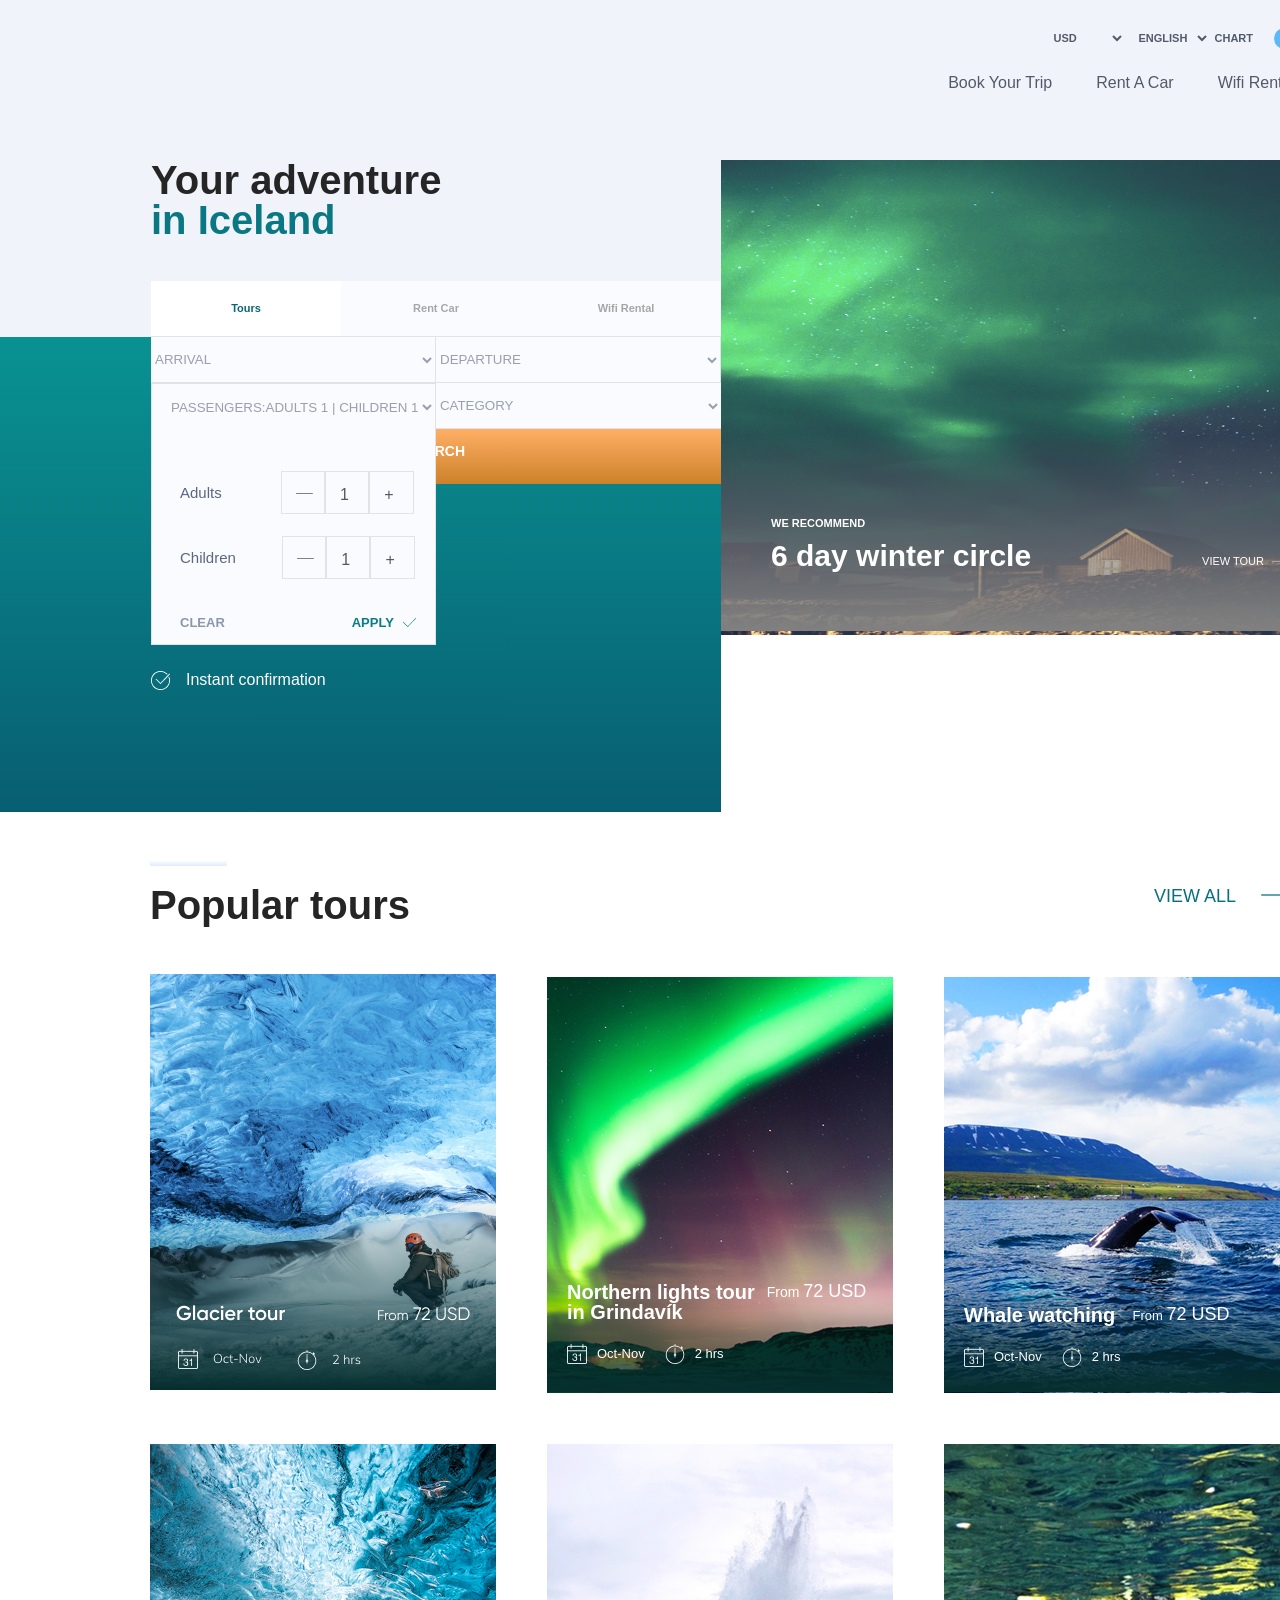
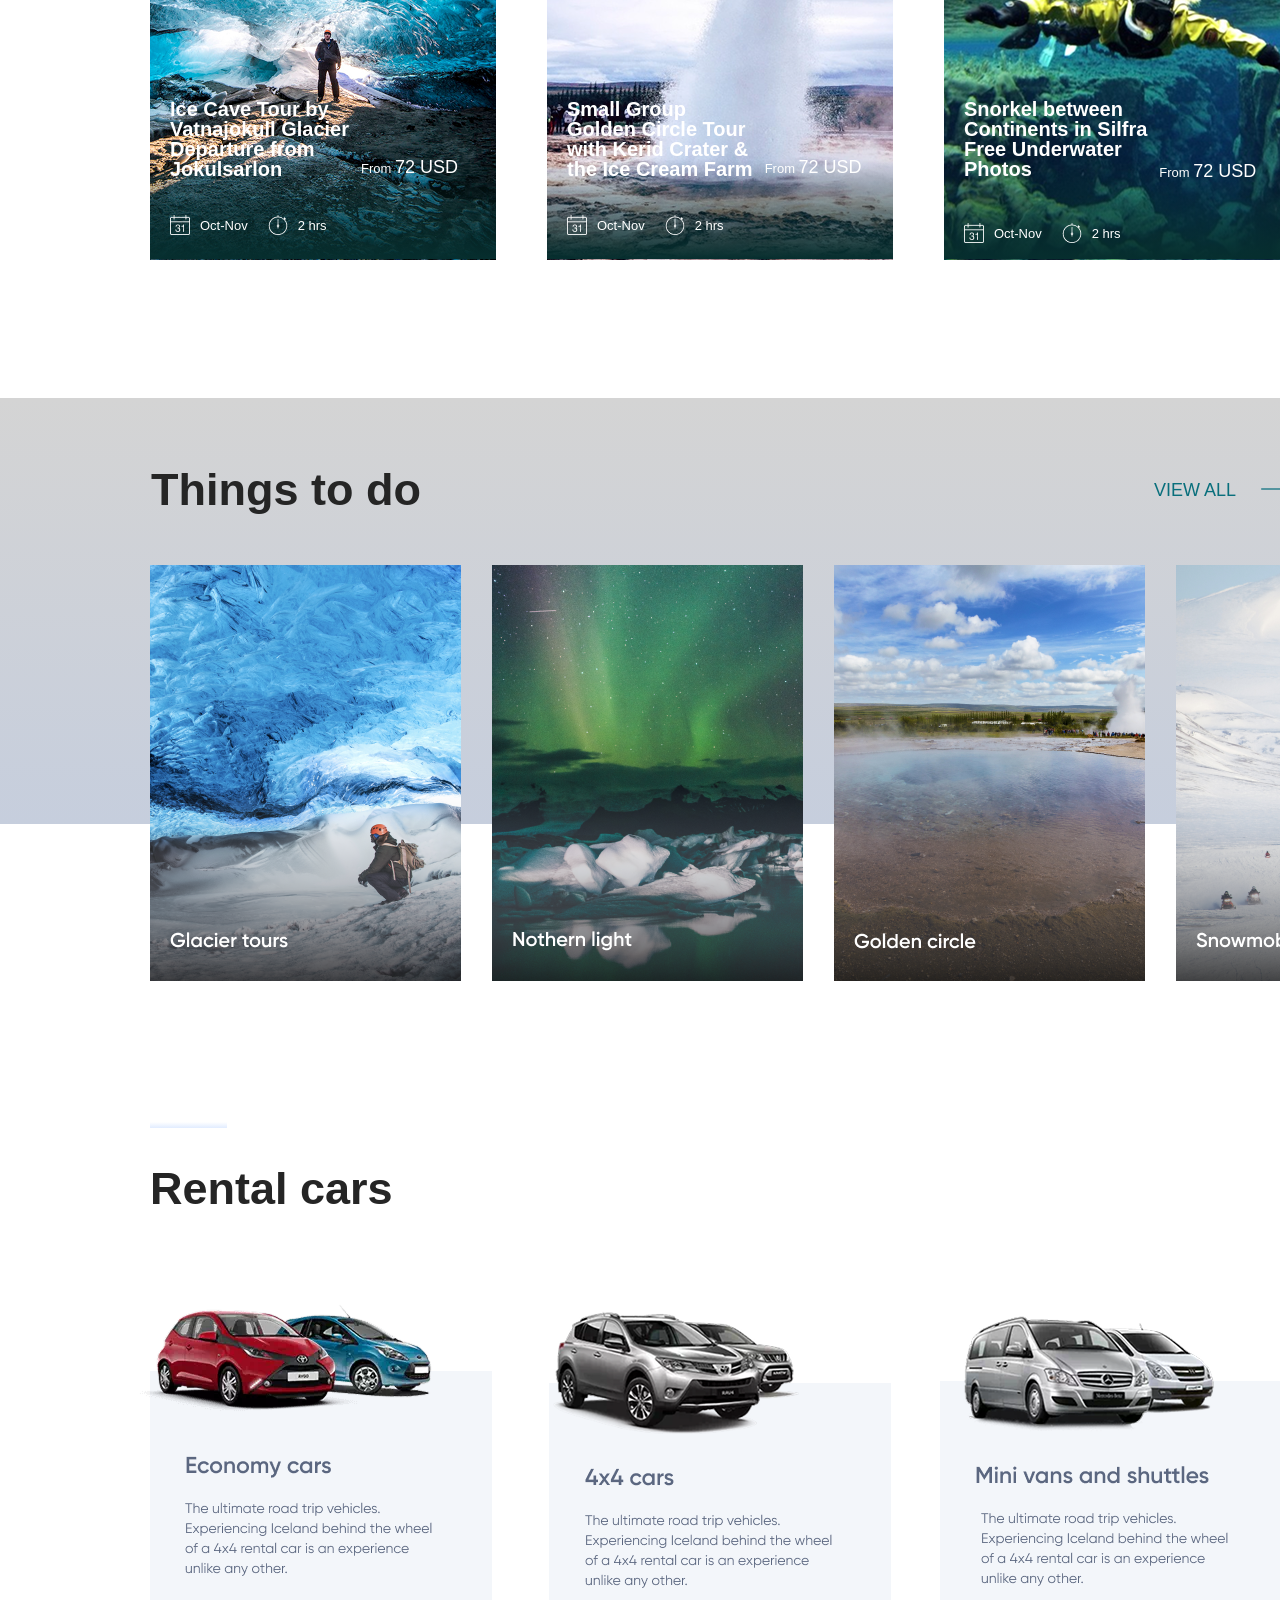
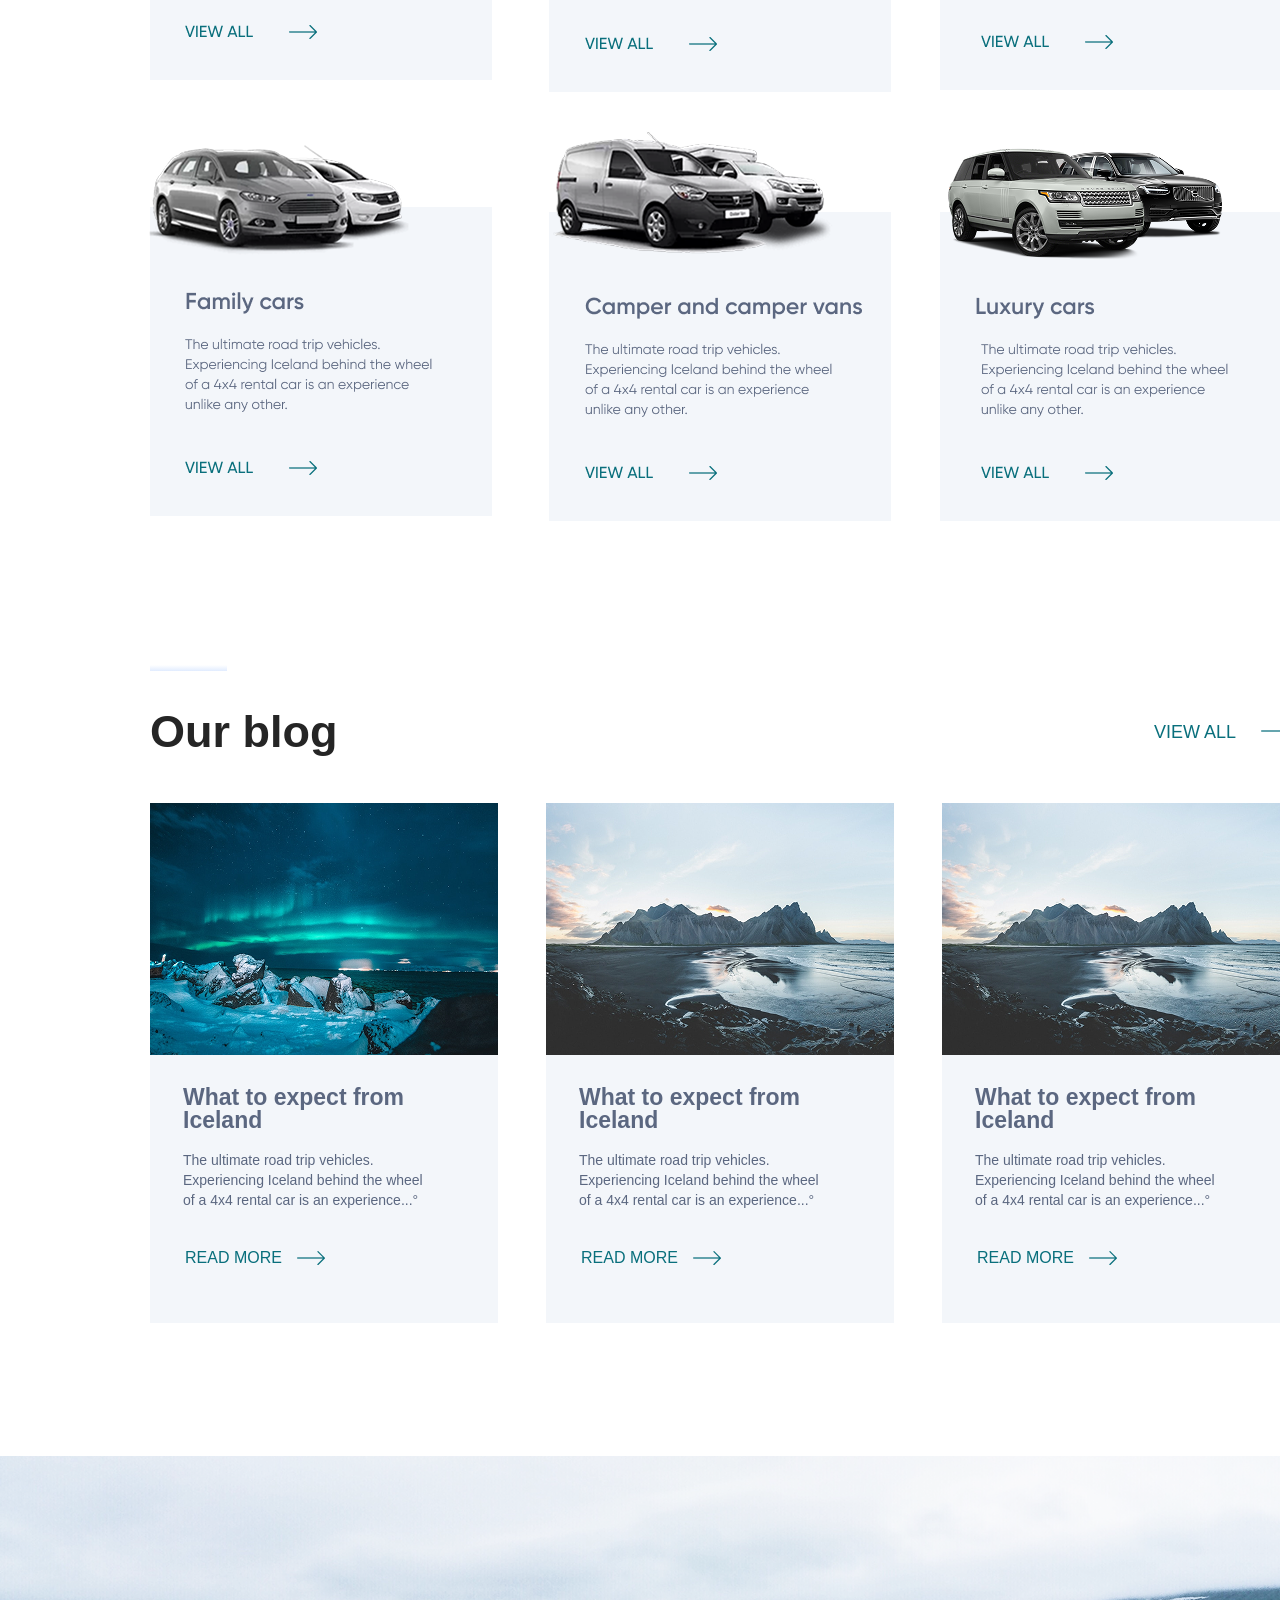
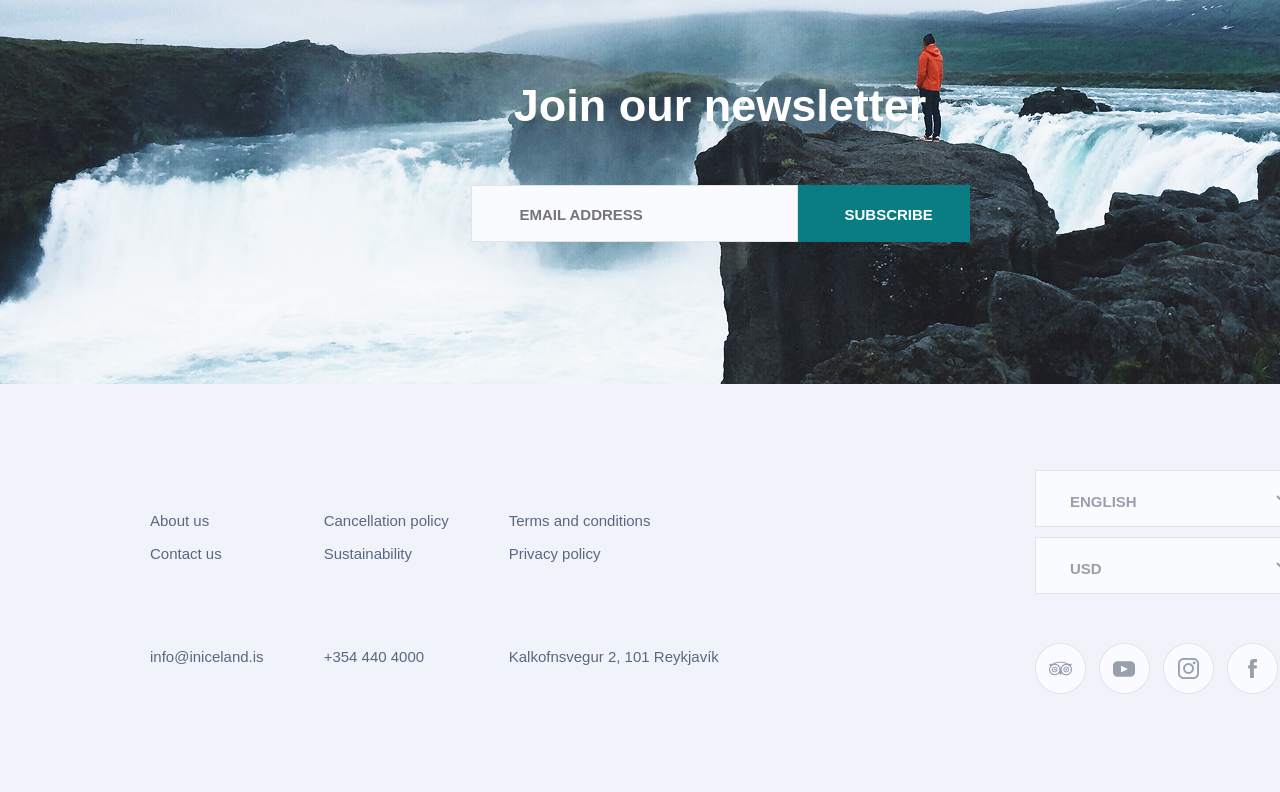
<file: index.html>
<!DOCTYPE html>
<html lang="en">
<head>
  <meta charset="UTF-8">
  <meta name="viewport" content="width=device-width, initial-scale=1.0">
  <title>static rant cars website</title>
  <link rel="stylesheet" href="css/solve-challenge.css">
</head>
<body>
  <nav id="navigation">
    <!--this one is only for mobile sreen -->
     <div class="flex-h1-three-item">
       <h1>In Iceland</h1>
        <div class="user-vector-menu">
          <div><img src="img/user (3) 1.png" alt=""></div>
          <div><img src="img/Vector.png" alt=""></div>
          <div><img src="img/Menu.png" alt=""></div>
        </div>
      </div>
       <!--this one is for destop-->
    <div id="flex-left">
      <div class="selected-two-div">
        <div class="selected">
        <select>
          <option value="usd">usd</option>
          <img src="img/right-arrow (1) 2.png" alt="">
        </select>
        <select>
          <option value="english">english</option>
        </select>
        </div>
        <div class="chart-two">
        <div class="chart"><p>chart</p></div>
        <div class="two"><p>2</p></div>
        </div>
      </div>
      <ul class="three-ul">
        <li><a href="#">book your trip</a></li>
        <li><a href="#">rent a car</a></li>
        <li class="wifi-rental"><a href="#">wifi rental</a></li>
      </ul>
    </div>
  </nav>
  <main>
    <div id="hero-section">
      <div>
        <div class="for-background-only">
          <div class="h1">
            <h1>Your adventure <br><span>in Iceland</span></h1>
          </div>
          <div id="tours-rent-wifi">
            <div>
              <button class="Tours">tours</button>
              <button class="Rent-car">rent car</button>
              <button class="Wifi-rental">wifi rental</button>
            </div>
          </div>
        </div>
        <div id="four-selector-at-all">
          <div class="two-selector">
            <div class="arrival">
              <select name="arrival" class="">
                <option value="arrival">arrival</option>>
              </select>
            </div>
            <div class="departure">
              <select name="departure" class="">
                <option value="departure">departure</option>>
              </select>
            </div>
          </div>
          <div class="second-two-selector">
            <div class="div-that-wrap-passengers">
              <div class="pickup-time">
                <select name="pickup time" class="">
                <option value="pickup time">pickup time</option>
              </select>
              </div>
              <div class="Passengers">
                <select name="Passengers: Adults 1 | Children 1" class="">
                  <option value="Passengers: Adults 1 | Children 1"><span>Passengers:Adults 1 | Children 1</span></option>
                </select>
              </div>
              <div class="adults-children-clear">
                <div class="adults-with-three-items">
                  <div class="adults">
                    <p>adults</p>
                  </div>
                  <div class="three-item">
                    <div class="minu-sign"><img src="img/vector-line.png" alt=""></div>
                    <div class="one-sign">
                      <p>1</p>
                    </div>
                    <div class="plus-sign">
                      <p>+</p>
                    </div>
                  </div>
                </div>
                <div class="children-three-items">
                  <div class="children">
                    <p>children</p>
                  </div>
                  <div class="three-item">
                    <div class="minu-sign"><img src="img/vector-line.png" alt=""></div>
                    <div class="one-sign">
                      <p>1</p>
                    </div>
                    <div class="plus-sign">
                      <p>+</p>
                    </div>
                  </div>
                </div>
                <div class="clear-apply">
                  <div class="clear">
                    <p>clear</p>
                  </div>
                  <div class="apply-img">
                    <div class="apply">
                      <p>apply</p>
                    </div>
                    <img src="img/checked 1.png" alt="">
                  </div>
                </div>
              </div>
            </div>
            <div class="div-that-wrap-category">
              <div class="display-flex-in-mobile">
                <select name="category" class="category">
                  <option value="category">departure time</option>
                </select>
              </div>
              <div class="display-flex-in-lagerscreen">
                <select name="category" class="category">
                  <option value="category"><span>category</span></option>
                </select>
              </div>
              <div class="search">
                <p>search</p>
              </div>
            </div>
          </div>
          <div class="Instant-img">
            <div class="two-group">
            <div class="img-p">
            <img src="img/checked (3) 3.png" alt="">
             <p>Best price <br> guaranteed</p>
            </div>
            <div class="img-p">
            <img src="img/checked (3) 3.png" alt="">
             <p>Easy booking and <br> cancellation</p>
            </div>
            </div>
            <div class="img"><img src="img/checked (3) 3.png" alt=""></div>
            <div class="Instant">
              <p>Instant confirmation</p>
            </div>
          </div>
        </div>
      </div>
      <aside id="asidebar">
        <div class="picture-aurora-sidebar"><img class="picture-aurora-sidebar" src="img/aurora-borealis-iceland-HJZAE87 1.png" alt=""></div>
        <div class="set-width-height-for-remmend">
          <div class="recommend-six-days">
            <div class="recomment">
              <p>we recommend</p>
            </div>
            <div class="six-day">
              <p>6 day winter circle</p>
            </div>
          </div>
          <div class="view-right-arrow">
            <p>view tour</p>
            <img src="img/right-arrow (1) white-one.png" alt="">
          </div>
        </div>
      </aside>
    </div>
    <section id="section-1">
      <div class="short-line-popular-view">
        <div class="short-line"></div>
        <div class="popular-view">
          <div class="popular">
            <p>Popular tours</p>
          </div>
          <div class="button-img">
            <button>View all</button>
            <img src="img/right-arrow-green-color.png" alt="">
          </div>
        </div>
      </div>
      <div class="two-group-of-pictures-1">
      <div class="three-mobile-image">
         <div><img src="img/Mask Group-mobile-image.png" alt=""></div>
         <div><img src="img/Mask Group-mobile-image.png" alt=""></div>
         <div><img src="img/Mask Group-mobile-image.png" alt=""></div>
        </div>
        <div class="three-images">
          <div class="image-one">
          <img src="img/tours large one.png" alt="">
            <!-- <div class="set-width-height"> -->
              <!-- <div class="push-it-down">
                <div class="right-side">
                <p>Glacier tour</p>
                <div class="calader-time">
                  <div class="calader">
                    <img src="/img/calendar (3) 1.png" alt="">
                    <p>Oct-Nov</p>
                  </div>
                  <div class="time">
                  <img src="/img/timer 1.png" alt="">
                  <p>2 hrs</p>
                </div>
                </div>
                 </div>
                 
                <div class="left-side">
                <p>From <span>72 USD</span></p>
                </div>
              </div> -->

            <!-- </div> -->
          </div>
          <div class="image-two">
            <div>
              <img src="img/the-beautiful-northern-lights-viewed-from-30-minutes-outside-of-reykjavik-iceland-this-happens-when_t20_rOREmz 1.png"alt="">
            </div>
            <div class="set-width-height">
              <div class="push-it-down">
                <div class="right-side">
                  <p>Northern lights tour <br>in Grindavík</p>
                  <div class="calader-time">
                    <div class="calader">
                      <img src="img/calendar (3) 1.png" alt="">
                      <p>Oct-Nov</p>
                    </div>
                    <div class="time">
                      <img src="img/timer 1.png" alt="">
                      <p>2 hrs</p>
                    </div>
                  </div>
                </div>
                <div class="left-side">
                <p>From <span>72 USD</span></p>
                </div>
              </div>
            </div>
          </div>
          <div class="image-three">
            <div><img src="img/iceland-nature_t20_z2x6Ea 1.png" alt=""></div>
            <div class="set-width-height">
              <div class="push-it-down">
                <div class="right-side">
                  <p>Whale watching</p>
                  <div class="calader-time">
                    <div class="calader">
                      <img src="img/calendar (3) 1.png" alt="">
                      <p>Oct-Nov</p>
                    </div>
                    <div class="time">
                      <img src="img/timer 1.png" alt="">
                      <p>2 hrs</p>
                    </div>
                  </div>
                </div>
                <div class="left-side"><p>From <span>72 USD</span></p></div>
              </div>

            </div>
          </div>
        </div>
        <div class="three-images-again">
          <div class="image-one">
            <div><img src="img/myself-standing-inside-an-ice-cave_t20_a87QR6 1.png" alt=""></div>
            <div class="set-width-height">
              <div class="push-it-down">
                <div class="right-side">
                  <p>​Ice Cave Tour by <br>Vatnajokull Glacier <br> Departure from <br> Jokulsarlon</p>
                  <div class="calader-time">
                    <div class="calader">
                      <img src="img/calendar (3) 1.png" alt="">
                      <p>Oct-Nov</p>
                    </div>
                    <div class="time">
                      <img src="img/timer 1.png" alt="">
                      <p>2 hrs</p>
                    </div>
                  </div>
                </div>
                <div class="left-side"><p>From <span>72 USD</span></p></div>
              </div>
            </div>
          </div>
          <div class="image-two">
          <img src="img/XgV84E_t20_GGoeZ6 1.png" alt="">
            <div class="set-width-height">
              <div class="push-it-down">
                <div class="right-side">
                  <p>Small Group <br> Golden Circle Tour <br> with Kerid Crater & <br> the Ice Cream Farm</p>
                  <div class="calader-time">
                  <div class="calader">
                    <img src="img/calendar (3) 1.png" alt="">
                    <p>Oct-Nov</p>
                    </div>
                    <div class="time">
                      <img src="img/timer 1.png" alt="">
                      <p>2 hrs</p>
                    </div>
                  </div>
                </div>
                <div class="left-side"><p>From <span>72 USD</span></p></div>
              </div>
            </div>
          </div>
          <div class="image-three">
            <img src="img/silfra-snorkeling-between-north-america-and-europe-thingvellir-iceland_t20_RwwBnQ 1.png"alt="">
            <div class="set-width-height">
              <div class="push-it-down">
                <div class="right-side">
                  <p>Snorkel between <br> Continents in Silfra <br> Free Underwater <br> Photos</p>
                  <div class="calader-time">
                    <div class="calader">
                      <img src="img/calendar (3) 1.png" alt="">
                      <p>Oct-Nov</p>
                    </div>
                    <div class="time">
                      <img src="/img/timer 1.png" alt="">
                      <p>2 hrs</p>
                    </div>
                  </div>
                </div>
                 <div class="left-side"><p>From <span>72 USD</span></p></div>
                </div>
              </div>
            </div>
          </div>
        </div>
      </div>
      <div class="display-in-mobile">
        <button>View all</button>
      </div>
    </section>
    <section id="section-2">
      <div class="for-the-background">
        <div class="thing-button">
          <p>Things to do</p>
          <div class="button-img">
            <button>View all</button>
            <img src="img/right-arrow-green-color.png" alt="">
          </div>
        </div>
        <div class="mobile-image">
          <div class="two-image">
          <img src="img/Tours-for-mobile.png" alt="">
          <img src="img/Tours-second-for-mobile.png" alt="">
        </div>
        <div class="view-in-mobile"><button>View all things to do</button></div>
        </div>
        <div class="four-image">
          <div>
          <img src="img/Tours-first-one.png" alt="">
        </div>
        <div>
          <img src="img/Tours-second.png" alt="">
        </div>
        <div>
          <img src="img/Tours three.png" alt="">
        </div>
        <div>
          <img src="img/Tours four.png" alt="">
        </div>
      </div>
    </div>
    </section>
    <section id="section-3">
      <div class="short-line-Rental-cars">
        <div class="short-line"></div>
        <div class="Rental-cars">
          <p>Rental cars</p>
        </div>
      </div>
      <div class="cars">
        <div class="first-ground-of-cars">
          <div class="Cars-one"><img src="img/Cars-one.png" alt=""></div>
          <div class="cars-two"><img src="img/Cars-two.png" alt=""></div>
          <div class="Car-four"><img src="img/Car-four.png" alt=""></div>
          <div class="cars-three"><img src="img/Car-three.png" alt=""></div>
        </div>
        <div class="second-ground-of-cars">
          <div><img src="img/Car-four.png" alt=""></div>
          <div><img src="img/Car-five.png" alt=""></div>
          <div class="solve-little-problem">
            <div class="two-cars-must-flex">
            <div class="land-rover"><img src="img/land_rover_PNG69 1.png" alt=""></div>
            <div class="pure"><img src="img/purepng 1.png" alt=""></div>
           </div>
           <div class="card"></div><img src="img/Car-six.png" alt="">
          </div>
        </div>
      </div>
      <div class="display-in-mobile">
      <button>View all cars</button>
      </div>
    </section>
    <section id="section-4">
      <div class="short-line-Ourblog-view">
        <div class="short-line"></div>
        <div class="Ourblog-view">
          <div class="From-the-blog">
            <p>From the blog</p>
          </div>
          <div class="Ourblog">
            <p>Our blog</p>
          </div>
          <div class="button-img">
            <button>View all</button>
            <img src="img/right-arrow-green-color.png" alt="">
          </div>
        </div>
      </div>
      <div class="three-img-card">
        <div class="three-img">
          <div class="Rectangle-112"><img src="img/Rectangle 112.png" alt=""></div>
          <div class="h2-paragraph">
            <div class="heading"><h2>What to expect from <br> Iceland</h2></div>
            <div class="paragraph"><p>The ultimate road trip vehicles. <br> Experiencing Iceland behind the wheel <br> of a 4x4 rental car is an experience...°</p></div>
            <div class="button-img">
            <button>read more</button>
             <img src="img/right-arrow-green-color.png" alt="">
            </div>
          </div>
          <div class="add-image"><img src="img/Rectangle 112.png" alt=""></div>
          <div class="h2-paragraph">
            <div class="heading"><h2>What to expect from <br> Iceland</h2></div>
            <div class="paragraph"><p>The ultimate road trip vehicles. <br> Experiencing Iceland behind the wheel <br> of a 4x4 rental car is an experience...°</p></div>
            <div class="button-img">
            <button>read more</button>
             <img src="img/right-arrow-green-color.png" alt="">
            </div>
          </div>
          <div class="Rectangle-113"><img src="img/Rectangle 113.png" alt=""></div>
          <div class="Rectangle-114"><img src="img/Rectangle 113.png" alt=""></div>
        </div>
        <div class="card">
          <div class="h2-paragraph">
            <div class="heading"><h2>What to expect from <br> Iceland</h2></div>
            <div class="paragraph"><p>The ultimate road trip vehicles. <br> Experiencing Iceland behind the wheel <br> of a 4x4 rental car is an experience...°</p></div>
            <div class="button-img">
            <button>read more</button>
             <img src="img/right-arrow-green-color.png" alt="">
            </div>
          </div>
          <div class="h2-paragraph">
            <div class="heading"><h2>What to expect from <br> Iceland</h2></div>
            <div class="paragraph"><p>The ultimate road trip vehicles. <br> Experiencing Iceland behind the wheel <br> of a 4x4 rental car is an experience...°</p></div>
            <div class="button-img">
              <button>read more</button>
              <img src="img/right-arrow-green-color.png" alt="">
            </div>
          </div>
          <div class="h2-paragraph">
            <div class="heading"><h2>What to expect from <br> Iceland</h2></div>
            <div class="paragraph"><p>The ultimate road trip vehicles. <br> Experiencing Iceland behind the wheel <br> of a 4x4 rental car is an experience...°</p></div>
            <div class="button-img">
              <button>read more</button>
              <img src="img/right-arrow-green-color.png" alt="">
            </div>
          </div>
        </div>
      </div>
      <div class="display-in-mobile">
      <button>view more blog posts</button>
      </div>
    </section>
    <section id="section-5">
     <div class="empty-div">
       <img src="img/adventure-makes-things-meaningful_t20_Vo0aX3 1.png" alt="">
     </div>
     <div class="h2-input-button">
     <h2>Join our newsletter</h2>
     <div class="input-button">
     <div><input type="email" name="email" id="email" placeholder="email address"></div>
     <div><button>subscribe</button></div>
     </div>
     </div>
     </section>
    </main>
      <footer id="footer">
       <div class="view-only-on-mobilescreen">
        <div class="flex-contianer">
        <div class="first-unit">
         <ul>
          <li><a href="#">About us</a></li>
          <li><a href="#">Cancellation policy</a></li>
          <div class="paragraph"><p>Terms and conditions</p></div>
         </ul>
        </div>
        <div class="second-unit">
        <ul>
         <li><a href="#">Sustainability</a></li>
         <li><a href="#">Privacy policy</a></li>
         <li><a href="#">Contact us</a></li>
        </ul>
        </div>
        </div>
        <div class="third-unit">
        <ul>
        <li><a href="#">info@iniceland.is</a></li>
        <li><p>+354 440 4000</p></li>
        <div class="paragraph"><p>Kalkofnsvegur 2, 101 Reykjavík</p></div>
        </ul>
        </div>
        </div>
        <div class="right-side">
        <div class="first-ul">
         <ul>
          <li><a href="#">About us</a></li>
          <li><a href="#">Contact us</a></li>
          <div class="paragraph"><p>info@iniceland.is</p></div>
         </ul>
        </div>
        <div class="second-ul">
        <ul>
         <li><a href="#">Cancellation policy</a></li>
         <li><a href="#">Sustainability</a></li>
         <div class="paragraph"><p>+354 440 4000</p></div>
        </ul>
        </div>
        <div class="third-ul">
        <ul>
        <li><a href="#">Terms and conditions</a></li>
        <li><a href="#">Privacy policy</a></li>
        <div class="paragraph"><p>Kalkofnsvegur 2, 101 Reykjavík</p></div>
        </ul>
        </div>
       </div>
       <div class="left-side">
        <div class="select">
        <div class="english">
        <select name="english" id="english">english
        <option value="english">english</option>
        </select>
      </div>
        <div class="usd">
        <select name="usd" class="usd">
        <option value="usd">usd</option>
        </select>
      </div>
        </div>
       <div class="social-media">
       <div><img src="img/Tripadvisor.png" alt=""></div>
       <div><img src="img/Youtube.png" alt=""></div>
       <div><img src="img/Instagram.png" alt=""></div>
       <div><img src="img/Facebook.png" alt=""></div>
       </div>
       </div>
      </div>
    </footer>
    <script src="index.js"></script>
</body>
</html>
</file>
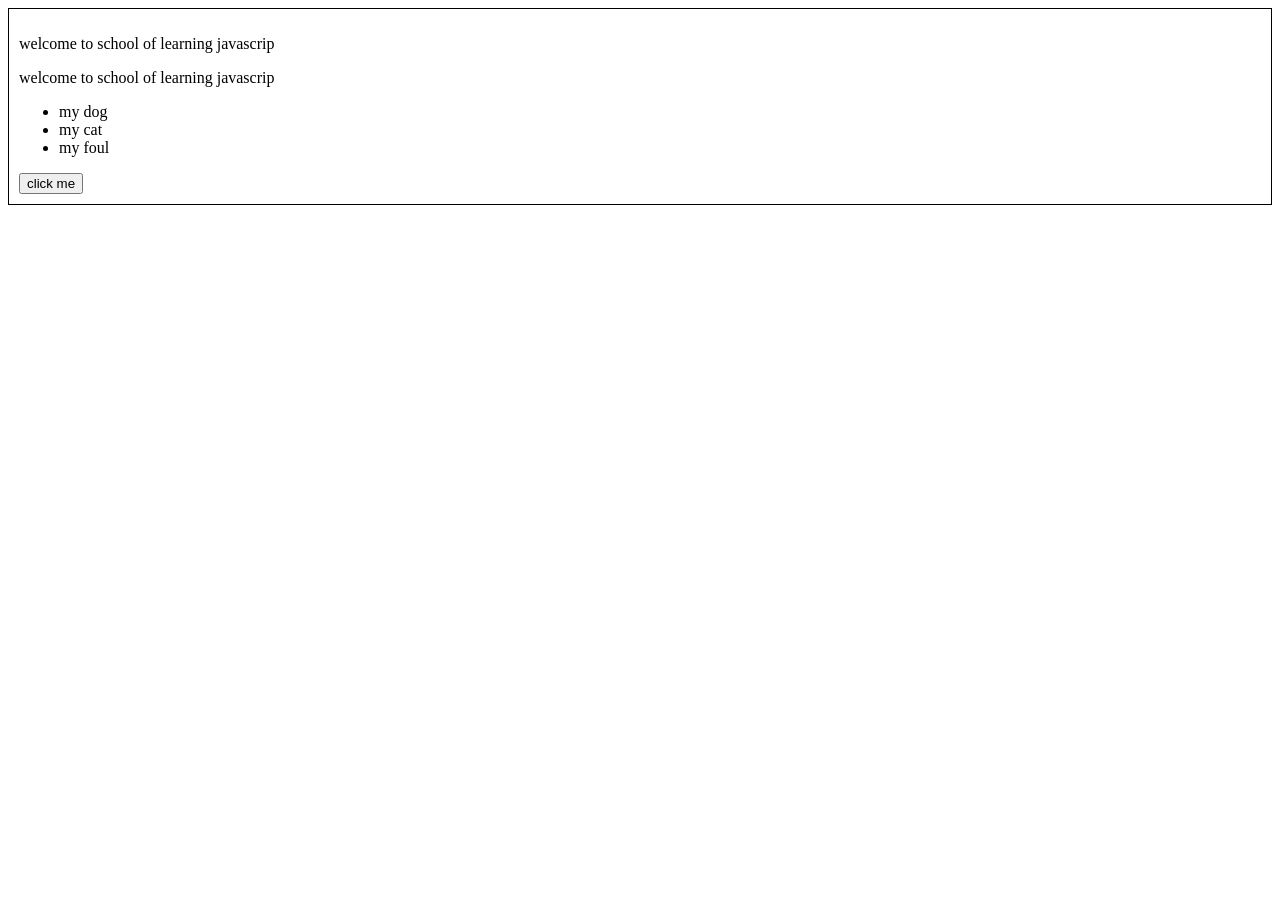
<file: speed.html>
<!DOCTYPE html>
<html lang="en">
<head>
    <meta charset="UTF-8">
    <meta name="viewport" content="width=device-width, initial-scale=1.0">
    <link rel="stylesheet" href="css/sharp.css">
    <title>for testing</title>
</head>
<body>
   <div class="container">
    <div class="main-p">
    <p>welcome to school of learning javascrip</p>
    <p>welcome to school of learning javascrip</p>
   </div>
   <div>
    <ul>
       <li>my dog</li>
       <li>my cat</li>
       <li>my foul</li> 
    </ul>
   </div>
   <button id="btn">click me</button>
   </div> 
   <script src="script.js"></script>
</body>
</html>
</file>
<file: css/solve-challenge.css>
html, body {
  width: 1440px;
  margin: 0 auto;
  box-sizing: border-box;
  font-family: sans-serif;
  overflow-x: hidden;
}

* {
  padding: 0;
  margin: 0;
  box-sizing: border-box;
}

p,
li,
a {
  margin: 0;
  padding: 0;
}

.picture-aurora-sidebar {
  width: 721px;
  height: 475px;
}

#navigation {
  width: 100%;
  height: 160px;
  background: #F0F4FA;
}
#navigation .flex-h1-three-item {
  display: none;
}
#navigation #flex-left {
  display: flex;
  flex-direction: column;
  align-items: end;
  padding-right: 145px;
}
#navigation #flex-left .selected-two-div {
  display: flex;
  flex-direction: row;
  text-align: center;
  align-items: center;
  padding-top: 27px;
  margin-bottom: 25px;
}
#navigation #flex-left .selected-two-div .selected {
  display: flex;
  flex-direction: row;
  align-items: center;
  text-align: center;
  gap: 10px;
}
#navigation #flex-left .selected-two-div .selected select {
  border: none;
  background: none;
  text-transform: uppercase;
  font-size: 11px;
  color: #535968;
  font-weight: 600;
  background: none;
  width: 75px;
}
#navigation #flex-left .selected-two-div .chart-two {
  display: flex;
  flex-direction: row;
  align-items: center;
  text-align: center;
  gap: 8px;
}
#navigation #flex-left .selected-two-div .chart-two .chart {
  text-decoration: none;
  list-style: none;
}
#navigation #flex-left .selected-two-div .chart-two .chart p {
  text-transform: uppercase;
  color: #535968;
  font-size: 11px;
  font-weight: 600;
  padding: 5px;
}
#navigation #flex-left .selected-two-div .chart-two .two {
  width: 21px;
  height: 21px;
  border-radius: 50%;
  margin-left: 8px;
  display: flex;
  flex-direction: row;
  align-items: center;
  justify-content: center;
  background-color: #5AB9FC;
}
#navigation #flex-left .selected-two-div .chart-two .two p {
  color: #fff;
  font-size: 11px;
  font-weight: 600;
}
#navigation #flex-left .three-ul {
  display: flex;
  flex-direction: row;
  list-style: none;
}
#navigation #flex-left .three-ul li a {
  font-size: 16px;
  line-height: 100%;
  font-weight: 500;
  letter-spacing: 0%;
  padding-right: 44px;
  color: #535968;
  text-transform: capitalize;
  text-decoration: none;
}
#navigation #flex-left .three-ul .wifi-rental a {
  font-size: 16px;
  line-height: 100%;
  font-weight: 500;
  letter-spacing: 0%;
  padding-right: 0px;
  color: #535968;
  text-transform: capitalize;
  text-decoration: none;
}

main #hero-section {
  width: 100%;
  display: flex;
  flex-direction: row;
}
main #hero-section .for-background-only {
  background: #F0F4FA;
}
main #hero-section .for-background-only .h1 {
  padding-left: 151px;
  margin-bottom: 41px;
}
main #hero-section .for-background-only .h1 h1 {
  margin-top: 0;
  font-weight: 700;
  font-size: 40px;
  line-height: 100%;
  letter-spacing: 0%;
  color: #252525;
}
main #hero-section .for-background-only .h1 h1 span {
  font-weight: 700;
  font-size: 40px;
  line-height: 100%;
  letter-spacing: 0%;
  color: #097882;
}
main #hero-section .for-background-only #tours-rent-wifi div {
  border-bottom: #E1E3E9 solid 1px;
  margin-left: 151px;
  display: flex;
  flex-direction: row;
  width: 570px;
}
main #hero-section .for-background-only #tours-rent-wifi .Tours {
  border: none;
  width: 190px;
  height: 55px;
  color: #096676;
  background-color: #FFFFFF;
  cursor: pointer;
  font-weight: 600;
  font-size: 11px;
  line-height: 100%;
  text-transform: capitalize;
  letter-spacing: 0%;
}
main #hero-section .for-background-only #tours-rent-wifi .Tours:hover {
  background-color: #085E71;
  color: #fff;
  transition: background-color 0.5s ease;
}
main #hero-section .for-background-only #tours-rent-wifi .Rent-car {
  border: none;
  width: 190px;
  height: 55px;
  font-weight: 600;
  font-size: 11px;
  line-height: 100%;
  color: #A6A6A6;
  cursor: pointer;
  letter-spacing: 0%;
  text-transform: capitalize;
  background: #F9FBFF;
}
main #hero-section .for-background-only #tours-rent-wifi .Rent-car:hover {
  background-color: #085E71;
  color: #fff;
  transition: background-color 0.5s ease;
}
main #hero-section .for-background-only #tours-rent-wifi .Wifi-rental {
  border: none;
  width: 190px;
  height: 55px;
  font-weight: 600;
  font-size: 11px;
  line-height: 100%;
  color: #A6A6A6;
  cursor: pointer;
  letter-spacing: 0%;
  text-transform: capitalize;
  background: #F9FBFF;
}
main #hero-section .for-background-only #tours-rent-wifi .Wifi-rental:hover {
  background-color: #085E71;
  color: #fff;
  transition: background-color 0.5s ease;
}
main #hero-section #four-selector-at-all {
  background: linear-gradient(#099292, #085E71);
  height: 475px;
}
main #hero-section #four-selector-at-all .two-selector {
  background-color: #F9FBFE;
  margin-left: 151px;
  display: flex;
  flex-direction: row;
}
main #hero-section #four-selector-at-all .two-selector .arrival select {
  border: none;
  height: 46px;
  background: none;
  width: 285px;
  color: #99A0AD;
  text-transform: uppercase;
  border-bottom: solid 1px #E1E3E9;
  border-right: solid 1px #E1E3E9;
}
main #hero-section #four-selector-at-all .two-selector .arrival select:focus {
  outline: none;
}
main #hero-section #four-selector-at-all .two-selector .departure select {
  border: none;
  height: 46px;
  background: none;
  width: 285px;
  color: #99A0AD;
  text-transform: uppercase;
  border-bottom: solid 1px #E1E3E9;
  border-right: solid 1px #E1E3E9;
}
main #hero-section #four-selector-at-all .two-selector .departure select:focus {
  outline: none;
}
main #hero-section #four-selector-at-all .second-two-selector {
  display: flex;
  flex-direction: row;
  margin-left: 151px;
}
main #hero-section #four-selector-at-all .second-two-selector .div-that-wrap-passengers {
  background-color: #F9FBFE;
  z-index: 1;
  border: solid 1px #E0E2E8;
}
main #hero-section #four-selector-at-all .second-two-selector .div-that-wrap-passengers .pickup-time {
  display: none;
}
main #hero-section #four-selector-at-all .second-two-selector .div-that-wrap-passengers select {
  border: none;
  background: none;
  width: 282.9px;
  height: 46px;
  text-transform: uppercase;
  padding-left: 15px;
  color: #99A0AD;
}
main #hero-section #four-selector-at-all .second-two-selector .div-that-wrap-passengers select:focus {
  outline: none;
}
main #hero-section #four-selector-at-all .second-two-selector .div-that-wrap-passengers .adults-children-clear .adults-with-three-items {
  display: flex;
  flex-direction: row;
  margin-bottom: 22px;
  align-items: center;
  margin-top: 41px;
}
main #hero-section #four-selector-at-all .second-two-selector .div-that-wrap-passengers .adults-children-clear .adults-with-three-items .adults {
  padding-left: 28px;
}
main #hero-section #four-selector-at-all .second-two-selector .div-that-wrap-passengers .adults-children-clear .adults-with-three-items .adults p {
  font-weight: 400;
  font-size: 15px;
  line-height: 100%;
  letter-spacing: 0%;
  color: #5B6780;
  text-transform: capitalize;
}
main #hero-section #four-selector-at-all .second-two-selector .div-that-wrap-passengers .adults-children-clear .adults-with-three-items .three-item {
  display: flex;
  flex-direction: row;
  margin-left: 59px;
  align-items: center;
}
main #hero-section #four-selector-at-all .second-two-selector .div-that-wrap-passengers .adults-children-clear .adults-with-three-items .three-item .minu-sign {
  width: 44.3px;
  height: 43px;
  border: solid 1px #E1E3E9;
  padding: 8px 14px;
}
main #hero-section #four-selector-at-all .second-two-selector .div-that-wrap-passengers .adults-children-clear .adults-with-three-items .three-item .one-sign {
  width: 44.3px;
  height: 43px;
  color: #535968;
  border: solid 1px #E1E3E9;
  padding: 14px 14px;
}
main #hero-section #four-selector-at-all .second-two-selector .div-that-wrap-passengers .adults-children-clear .adults-with-three-items .three-item .plus-sign {
  width: 44.3px;
  height: 43px;
  color: #535968;
  border: solid 1px #E1E3E9;
  padding: 14px 14px;
}
main #hero-section #four-selector-at-all .second-two-selector .div-that-wrap-passengers .adults-children-clear .children-three-items {
  display: flex;
  flex-direction: row;
  align-items: center;
}
main #hero-section #four-selector-at-all .second-two-selector .div-that-wrap-passengers .adults-children-clear .children-three-items .children {
  padding-left: 28px;
}
main #hero-section #four-selector-at-all .second-two-selector .div-that-wrap-passengers .adults-children-clear .children-three-items .children p {
  font-weight: 400;
  font-size: 15px;
  line-height: 100%;
  letter-spacing: 0%;
  color: #5B6780;
  text-transform: capitalize;
}
main #hero-section #four-selector-at-all .second-two-selector .div-that-wrap-passengers .adults-children-clear .children-three-items .three-item {
  display: flex;
  flex-direction: row;
  margin-left: 46px;
  align-items: center;
}
main #hero-section #four-selector-at-all .second-two-selector .div-that-wrap-passengers .adults-children-clear .children-three-items .three-item .minu-sign {
  width: 44.3px;
  height: 43px;
  border: solid 1px #E1E3E9;
  padding: 8px 14px;
}
main #hero-section #four-selector-at-all .second-two-selector .div-that-wrap-passengers .adults-children-clear .children-three-items .three-item .one-sign {
  width: 44.3px;
  height: 43px;
  color: #535968;
  border: solid 1px #E1E3E9;
  padding: 14px 14px;
}
main #hero-section #four-selector-at-all .second-two-selector .div-that-wrap-passengers .adults-children-clear .children-three-items .three-item .plus-sign {
  width: 44.3px;
  height: 43px;
  color: #535968;
  border: solid 1px #E1E3E9;
  padding: 14px 14px;
}
main #hero-section #four-selector-at-all .second-two-selector .div-that-wrap-passengers .adults-children-clear .clear-apply {
  display: flex;
  flex-direction: row;
  align-items: center;
  padding-top: 37px;
  padding-bottom: 15px;
  justify-content: space-between;
}
main #hero-section #four-selector-at-all .second-two-selector .div-that-wrap-passengers .adults-children-clear .clear-apply .clear {
  padding-left: 28px;
}
main #hero-section #four-selector-at-all .second-two-selector .div-that-wrap-passengers .adults-children-clear .clear-apply .clear p {
  font-weight: 600;
  font-size: 13px;
  line-height: 100%;
  text-transform: uppercase;
  color: #8C96AC;
}
main #hero-section #four-selector-at-all .second-two-selector .div-that-wrap-passengers .adults-children-clear .clear-apply .apply-img {
  display: flex;
  flex-direction: row;
  align-items: center;
  padding-right: 19px;
  gap: 9px;
}
main #hero-section #four-selector-at-all .second-two-selector .div-that-wrap-passengers .adults-children-clear .clear-apply .apply-img p {
  font-weight: 600;
  font-size: 13px;
  line-height: 100%;
  text-transform: uppercase;
  color: #097C84;
}
main #hero-section #four-selector-at-all .second-two-selector .div-that-wrap-passengers .adults-children-clear .clear-apply .apply-img img {
  color: #097C84;
}
main #hero-section #four-selector-at-all .second-two-selector .div-that-wrap-category .display-flex-in-mobile {
  display: none;
}
main #hero-section #four-selector-at-all .second-two-selector .div-that-wrap-category div select {
  background-color: #F9FBFE;
  border: none;
  width: 285px;
  height: 46px;
  color: #99A0AD;
  text-transform: uppercase;
  border-bottom: solid 1px #E1E3E9;
}
main #hero-section #four-selector-at-all .second-two-selector .div-that-wrap-category div select:focus {
  outline: none;
}
main #hero-section #four-selector-at-all .second-two-selector .div-that-wrap-category .search {
  height: 55px;
  width: 315px;
  margin-left: -30px;
  position: relative;
  padding-top: 15px;
  z-index: 0;
  background: linear-gradient(#FFAF65, #CC8129);
}
main #hero-section #four-selector-at-all .second-two-selector .div-that-wrap-category .search p {
  color: #FFFFFF;
  font-weight: 600;
  font-size: 14px;
  line-height: 100%;
  letter-spacing: 0%;
  text-transform: uppercase;
}
main #hero-section #four-selector-at-all .Instant-img .two-group {
  display: none;
}
main #hero-section #four-selector-at-all .Instant-img {
  padding-left: 151px;
  margin-top: 26px;
  gap: 16px;
  display: flex;
  flex-direction: row;
  color: #FFFFFF;
}
main #hero-section #asidebar {
  width: 720px;
  height: 561px;
}
main #hero-section #asidebar .set-width-height-for-remmend {
  width: 720px;
  height: 196px;
  margin-top: -200px;
  position: relative;
  display: flex;
  flex-direction: row;
  align-items: center;
  justify-content: space-between;
  background: linear-gradient(transparent, gray);
}
main #hero-section #asidebar .set-width-height-for-remmend .recommend-six-days {
  color: #FFFFFF;
  padding-top: 22px;
  padding-left: 50px;
}
main #hero-section #asidebar .set-width-height-for-remmend .recommend-six-days .recomment {
  margin-bottom: 12px;
}
main #hero-section #asidebar .set-width-height-for-remmend .recommend-six-days .recomment p {
  font-weight: 600;
  font-size: 11px;
  line-height: 100%;
  letter-spacing: 0%;
  text-transform: uppercase;
}
main #hero-section #asidebar .set-width-height-for-remmend .recommend-six-days .six-day p {
  font-weight: 600;
  font-size: 30px;
  line-height: 100%;
  letter-spacing: 0%;
}
main #hero-section #asidebar .set-width-height-for-remmend .view-right-arrow {
  color: #FFFFFF;
  padding-top: 57px;
  padding-right: 151px;
  display: flex;
  flex-direction: row;
  gap: 8px;
  align-items: center;
}
main #hero-section #asidebar .set-width-height-for-remmend .view-right-arrow p {
  font-weight: 400px;
  font-size: 11px;
  line-height: 100%;
  letter-spacing: 0%;
  text-transform: uppercase;
}
main #hero-section #asidebar .set-width-height-for-remmend .view-right-arrow img {
  color: #FFFFFF;
  width: 18px;
  height: 9.04px;
}
main #section-1 .short-line-popular-view {
  padding-left: 150px;
  margin-bottom: 49px;
}
main #section-1 .short-line-popular-view .short-line {
  width: 77px;
  height: 6px;
  background: linear-gradient(#FFFFFF, #E1ECFF);
  margin-top: 48px;
}
main #section-1 .short-line-popular-view .popular-view {
  display: flex;
  flex-direction: row;
  justify-content: space-between;
  align-items: center;
}
main #section-1 .short-line-popular-view .popular-view .popular {
  margin-top: 19px;
}
main #section-1 .short-line-popular-view .popular-view .popular p {
  font-size: 40px;
  font-weight: 600;
  line-height: 100%;
  letter-spacing: 0%;
  color: #252525;
}
main #section-1 .short-line-popular-view .popular-view .button-img {
  display: flex;
  flex-direction: row;
  align-items: center;
  padding-right: 151px;
  gap: 25px;
}
main #section-1 .short-line-popular-view .popular-view .button-img button {
  font-weight: 500;
  font-size: 18px;
  line-height: 100%;
  letter-spacing: 0%;
  border: none;
  color: #096F7C;
  text-transform: uppercase;
  background: none;
}
main #section-1 .short-line-popular-view .popular-view .button-img button:hover {
  cursor: pointer;
}
main #section-1 .short-line-popular-view .popular-view .button-img img {
  width: 28px;
  height: 14.07px;
  color: #096F7C;
}
main #section-1 .two-group-of-pictures-1 .three-mobile-image {
  display: none;
}
main #section-1 .two-group-of-pictures-1 .three-images {
  display: flex;
  flex-direction: row;
  align-items: center;
  padding-left: 150px;
  margin-bottom: 50px;
  gap: 51px;
}
main #section-1 .two-group-of-pictures-1 .three-images .image-two .set-width-height {
  width: 100%;
  height: 198px;
  background: linear-gradient(transparent, rgba(10, 78, 92, 0), #062E2E);
  margin-top: -203px;
  position: relative;
}
main #section-1 .two-group-of-pictures-1 .three-images .image-two .set-width-height .push-it-down {
  display: flex;
  flex-direction: row;
  margin-left: 20px;
  padding-top: 88px;
  gap: 12px;
}
main #section-1 .two-group-of-pictures-1 .three-images .image-two .set-width-height .push-it-down .right-side {
  display: flex;
  flex-direction: column;
}
main #section-1 .two-group-of-pictures-1 .three-images .image-two .set-width-height .push-it-down .right-side p {
  font-size: 20px;
  font-weight: 600;
  line-height: 100%;
  letter-spacing: 0%;
  color: #FFFFFF;
}
main #section-1 .two-group-of-pictures-1 .three-images .image-two .set-width-height .push-it-down .right-side .calader-time {
  display: flex;
  flex-direction: row;
  align-items: center;
  padding-top: 22px;
  gap: 20px;
}
main #section-1 .two-group-of-pictures-1 .three-images .image-two .set-width-height .push-it-down .right-side .calader-time .calader {
  display: flex;
  flex-direction: row;
  align-items: center;
  gap: 10px;
}
main #section-1 .two-group-of-pictures-1 .three-images .image-two .set-width-height .push-it-down .right-side .calader-time .calader p {
  font-weight: 300;
  font-size: 13px;
  line-height: 100%;
  letter-spacing: 0%;
  color: #FFFFFF;
}
main #section-1 .two-group-of-pictures-1 .three-images .image-two .set-width-height .push-it-down .right-side .calader-time .time {
  display: flex;
  flex-direction: row;
  align-items: center;
  gap: 10px;
}
main #section-1 .two-group-of-pictures-1 .three-images .image-two .set-width-height .push-it-down .right-side .calader-time .time p {
  font-weight: 300;
  font-size: 13px;
  line-height: 100%;
  letter-spacing: 0%;
  color: #FFFFFF;
}
main #section-1 .two-group-of-pictures-1 .three-images .image-two .set-width-height .push-it-down .left-side p {
  font-size: 14px;
  font-weight: 400;
  line-height: 100%;
  letter-spacing: 0%;
  color: #FFFFFF;
}
main #section-1 .two-group-of-pictures-1 .three-images .image-two .set-width-height .push-it-down .left-side p span {
  font-size: 18px;
  font-weight: 400;
  line-height: 100%;
  letter-spacing: 0%;
  color: #FFFFFF;
}
main #section-1 .two-group-of-pictures-1 .three-images .image-three .set-width-height {
  width: 100%;
  height: 198px;
  background: linear-gradient(transparent, rgba(10, 78, 92, 0), #062E2E);
  margin-top: -203px;
  position: relative;
}
main #section-1 .two-group-of-pictures-1 .three-images .image-three .set-width-height .push-it-down {
  display: flex;
  flex-direction: row;
  margin-left: 20px;
  padding-top: 111px;
  gap: 12px;
}
main #section-1 .two-group-of-pictures-1 .three-images .image-three .set-width-height .push-it-down .right-side {
  display: flex;
  flex-direction: column;
}
main #section-1 .two-group-of-pictures-1 .three-images .image-three .set-width-height .push-it-down .right-side p {
  font-size: 20px;
  font-weight: 600;
  line-height: 100%;
  letter-spacing: 0%;
  color: #FFFFFF;
}
main #section-1 .two-group-of-pictures-1 .three-images .image-three .set-width-height .push-it-down .right-side .calader-time {
  display: flex;
  flex-direction: row;
  align-items: center;
  padding-top: 22px;
  gap: 20px;
}
main #section-1 .two-group-of-pictures-1 .three-images .image-three .set-width-height .push-it-down .right-side .calader-time .calader {
  display: flex;
  flex-direction: row;
  align-items: center;
  gap: 10px;
}
main #section-1 .two-group-of-pictures-1 .three-images .image-three .set-width-height .push-it-down .right-side .calader-time .calader p {
  font-weight: 300;
  font-size: 13px;
  line-height: 100%;
  letter-spacing: 0%;
  color: #FFFFFF;
}
main #section-1 .two-group-of-pictures-1 .three-images .image-three .set-width-height .push-it-down .right-side .calader-time .time {
  display: flex;
  flex-direction: row;
  align-items: center;
  gap: 10px;
}
main #section-1 .two-group-of-pictures-1 .three-images .image-three .set-width-height .push-it-down .right-side .calader-time .time p {
  font-weight: 300;
  font-size: 13px;
  line-height: 100%;
  letter-spacing: 0%;
  color: #FFFFFF;
}
main #section-1 .two-group-of-pictures-1 .three-images .image-three .set-width-height .push-it-down .left-side p {
  font-weight: 300;
  font-size: 13px;
  line-height: 100%;
  letter-spacing: 0%;
  color: #FFFFFF;
}
main #section-1 .two-group-of-pictures-1 .three-images .image-three .set-width-height .push-it-down .left-side p span {
  font-size: 18px;
  font-weight: 400;
  line-height: 100%;
  letter-spacing: 0%;
  color: #FFFFFF;
}
main #section-1 .two-group-of-pictures-1 .three-images-again {
  display: flex;
  flex-direction: row;
  align-items: center;
  padding-left: 150px;
  gap: 51px;
}
main #section-1 .two-group-of-pictures-1 .three-images-again .image-one .set-width-height {
  width: 100%;
  height: 198px;
  background: linear-gradient(transparent, rgba(10, 78, 92, 0), #062E2E);
  margin-top: -203px;
  position: relative;
}
main #section-1 .two-group-of-pictures-1 .three-images-again .image-one .set-width-height .push-it-down {
  display: flex;
  flex-direction: row;
  align-items: center;
  padding-left: 20px;
  padding-top: 38px;
  gap: 12px;
}
main #section-1 .two-group-of-pictures-1 .three-images-again .image-one .set-width-height .push-it-down .right-side {
  display: flex;
  flex-direction: column;
}
main #section-1 .two-group-of-pictures-1 .three-images-again .image-one .set-width-height .push-it-down .right-side p {
  font-size: 20px;
  font-weight: 600;
  line-height: 100%;
  letter-spacing: 0%;
  color: #FFFFFF;
}
main #section-1 .two-group-of-pictures-1 .three-images-again .image-one .set-width-height .push-it-down .right-side .calader-time {
  display: flex;
  flex-direction: row;
  align-items: center;
  padding-top: 36px;
  gap: 20px;
}
main #section-1 .two-group-of-pictures-1 .three-images-again .image-one .set-width-height .push-it-down .right-side .calader-time .calader {
  display: flex;
  flex-direction: row;
  align-items: center;
  gap: 10px;
}
main #section-1 .two-group-of-pictures-1 .three-images-again .image-one .set-width-height .push-it-down .right-side .calader-time .calader p {
  font-weight: 300;
  font-size: 13px;
  line-height: 100%;
  letter-spacing: 0%;
  color: #FFFFFF;
}
main #section-1 .two-group-of-pictures-1 .three-images-again .image-one .set-width-height .push-it-down .right-side .calader-time .time {
  display: flex;
  flex-direction: row;
  align-items: center;
  gap: 10px;
}
main #section-1 .two-group-of-pictures-1 .three-images-again .image-one .set-width-height .push-it-down .right-side .calader-time .time p {
  font-weight: 300;
  font-size: 13px;
  line-height: 100%;
  letter-spacing: 0%;
  color: #FFFFFF;
}
main #section-1 .two-group-of-pictures-1 .three-images-again .image-one .set-width-height .push-it-down .left-side p {
  font-weight: 300;
  font-size: 13px;
  line-height: 100%;
  letter-spacing: 0%;
  color: #FFFFFF;
}
main #section-1 .two-group-of-pictures-1 .three-images-again .image-one .set-width-height .push-it-down .left-side p span {
  font-size: 18px;
  font-weight: 400;
  line-height: 100%;
  letter-spacing: 0%;
  color: #FFFFFF;
}
main #section-1 .two-group-of-pictures-1 .three-images-again .image-two .set-width-height {
  width: 100%;
  height: 198px;
  background: linear-gradient(transparent, rgba(10, 78, 92, 0), #062E2E);
  margin-top: -203px;
  position: relative;
}
main #section-1 .two-group-of-pictures-1 .three-images-again .image-two .set-width-height .push-it-down {
  display: flex;
  flex-direction: row;
  align-items: center;
  padding-left: 20px;
  padding-top: 38px;
  gap: 12px;
}
main #section-1 .two-group-of-pictures-1 .three-images-again .image-two .set-width-height .push-it-down .right-side {
  display: flex;
  flex-direction: column;
}
main #section-1 .two-group-of-pictures-1 .three-images-again .image-two .set-width-height .push-it-down .right-side p {
  font-size: 20px;
  font-weight: 600;
  line-height: 100%;
  letter-spacing: 0%;
  color: #FFFFFF;
}
main #section-1 .two-group-of-pictures-1 .three-images-again .image-two .set-width-height .push-it-down .right-side .calader-time {
  display: flex;
  flex-direction: row;
  align-items: center;
  padding-top: 36px;
  gap: 20px;
}
main #section-1 .two-group-of-pictures-1 .three-images-again .image-two .set-width-height .push-it-down .right-side .calader-time .calader {
  display: flex;
  flex-direction: row;
  align-items: center;
  gap: 10px;
}
main #section-1 .two-group-of-pictures-1 .three-images-again .image-two .set-width-height .push-it-down .right-side .calader-time .calader p {
  font-weight: 300;
  font-size: 13px;
  line-height: 100%;
  letter-spacing: 0%;
  color: #FFFFFF;
}
main #section-1 .two-group-of-pictures-1 .three-images-again .image-two .set-width-height .push-it-down .right-side .calader-time .time {
  display: flex;
  flex-direction: row;
  align-items: center;
  gap: 10px;
}
main #section-1 .two-group-of-pictures-1 .three-images-again .image-two .set-width-height .push-it-down .right-side .calader-time .time p {
  font-weight: 300;
  font-size: 13px;
  line-height: 100%;
  letter-spacing: 0%;
  color: #FFFFFF;
}
main #section-1 .two-group-of-pictures-1 .three-images-again .image-two .set-width-height .push-it-down .left-side p {
  font-weight: 300;
  font-size: 13px;
  line-height: 100%;
  letter-spacing: 0%;
  color: #FFFFFF;
}
main #section-1 .two-group-of-pictures-1 .three-images-again .image-two .set-width-height .push-it-down .left-side p span {
  font-size: 18px;
  font-weight: 400;
  line-height: 100%;
  letter-spacing: 0%;
  color: #FFFFFF;
}
main #section-1 .two-group-of-pictures-1 .three-images-again .image-three .set-width-height {
  width: 100%;
  height: 198px;
  background: linear-gradient(transparent, rgba(10, 78, 92, 0), #062E2E);
  margin-top: -203px;
  position: relative;
}
main #section-1 .two-group-of-pictures-1 .three-images-again .image-three .set-width-height .push-it-down {
  display: flex;
  flex-direction: row;
  align-items: center;
  padding-left: 20px;
  padding-top: 38px;
  gap: 12px;
}
main #section-1 .two-group-of-pictures-1 .three-images-again .image-three .set-width-height .push-it-down .right-side {
  display: flex;
  flex-direction: column;
}
main #section-1 .two-group-of-pictures-1 .three-images-again .image-three .set-width-height .push-it-down .right-side p {
  font-size: 20px;
  font-weight: 600;
  line-height: 100%;
  letter-spacing: 0%;
  color: #FFFFFF;
}
main #section-1 .two-group-of-pictures-1 .three-images-again .image-three .set-width-height .push-it-down .right-side .calader-time {
  display: flex;
  flex-direction: row;
  align-items: center;
  padding-top: 18px;
  padding-top: 22px;
  gap: 20px;
}
main #section-1 .two-group-of-pictures-1 .three-images-again .image-three .set-width-height .push-it-down .right-side .calader-time .calader {
  display: flex;
  flex-direction: row;
  align-items: center;
  padding-top: 22px;
  gap: 10px;
}
main #section-1 .two-group-of-pictures-1 .three-images-again .image-three .set-width-height .push-it-down .right-side .calader-time .calader p {
  font-weight: 300;
  font-size: 13px;
  line-height: 100%;
  letter-spacing: 0%;
  color: #FFFFFF;
}
main #section-1 .two-group-of-pictures-1 .three-images-again .image-three .set-width-height .push-it-down .right-side .calader-time .time {
  display: flex;
  flex-direction: row;
  align-items: center;
  padding-top: 22px;
  gap: 10px;
}
main #section-1 .two-group-of-pictures-1 .three-images-again .image-three .set-width-height .push-it-down .right-side .calader-time .time p {
  font-weight: 300;
  font-size: 13px;
  line-height: 100%;
  letter-spacing: 0%;
  color: #FFFFFF;
}
main #section-1 .two-group-of-pictures-1 .three-images-again .image-three .set-width-height .push-it-down .left-side p {
  font-weight: 300;
  font-size: 13px;
  line-height: 100%;
  letter-spacing: 0%;
  color: #FFFFFF;
}
main #section-1 .two-group-of-pictures-1 .three-images-again .image-three .set-width-height .push-it-down .left-side p span {
  font-size: 18px;
  font-weight: 400;
  line-height: 100%;
  letter-spacing: 0%;
  color: #FFFFFF;
}
main #section-1 .display-in-mobile {
  display: none;
}
main #section-2 {
  margin-top: 139px;
  height: 584px;
}
main #section-2 .for-the-background {
  height: 426px;
  background: linear-gradient(#d4d4d4, #C6CEDD);
}
main #section-2 .for-the-background .thing-button {
  padding-top: 69px;
  padding-left: 151px;
  display: flex;
  flex-direction: row;
  justify-content: space-between;
  align-items: center;
}
main #section-2 .for-the-background .thing-button p {
  font-size: 45px;
  font-weight: 600;
  line-height: 100%;
  letter-spacing: 0%;
  color: #252525;
}
main #section-2 .for-the-background .thing-button .button-img {
  display: flex;
  flex-direction: row;
  align-items: center;
  padding-right: 151px;
  gap: 25px;
}
main #section-2 .for-the-background .thing-button .button-img button {
  font-weight: 500;
  font-size: 18px;
  line-height: 100%;
  letter-spacing: 0%;
  border: none;
  color: #096F7C;
  text-transform: uppercase;
  background: none;
}
main #section-2 .for-the-background .thing-button .button-img button:hover {
  cursor: pointer;
}
main #section-2 .for-the-background .thing-button .button-img img {
  width: 28px;
  height: 14.07px;
  color: #096F7C;
}
main #section-2 .for-the-background .mobile-image {
  display: none;
}
main #section-2 .four-image {
  display: flex;
  flex-direction: row;
  align-items: center;
  gap: 31px;
  padding-left: 150px;
  padding-top: 53px;
}
main #section-3 .short-line-Rental-cars {
  padding-left: 150px;
  margin-top: 140px;
  margin-bottom: 67px;
}
main #section-3 .short-line-Rental-cars .short-line {
  width: 77px;
  height: 6px;
  background: linear-gradient(#FFFFFF, #E1ECFF);
  margin-bottom: 38px;
}
main #section-3 .short-line-Rental-cars .Rental-cars p {
  font-size: 45px;
  font-weight: 600;
  line-height: 100%;
  letter-spacing: 0%;
  color: #252525;
}
main #section-3 .cars .first-ground-of-cars {
  display: flex;
  flex-direction: row;
  align-items: center;
  padding-left: 138px;
  gap: 49px;
}
main #section-3 .cars .first-ground-of-cars .Car-four {
  display: none;
}
main #section-3 .cars .first-ground-of-cars .Cars-one {
  margin-bottom: 40px;
}
main #section-3 .cars .first-ground-of-cars .Cars-two {
  margin-bottom: 30px;
}
main #section-3 .cars .first-ground-of-cars .Cars-three {
  margin-bottom: 30px;
}
main #section-3 .cars .second-ground-of-cars {
  display: flex;
  flex-direction: row;
  align-items: center;
  margin-left: 140px;
  gap: 49px;
}
main #section-3 .cars .second-ground-of-cars .solve-little-problem {
  position: relative;
}
main #section-3 .cars .second-ground-of-cars .solve-little-problem .two-cars-must-flex {
  position: absolute;
  display: flex;
  flex-direction: row;
}
main #section-3 .cars .second-ground-of-cars .solve-little-problem .two-cars-must-flex .land-rover {
  position: absolute;
}
main #section-3 .cars .second-ground-of-cars .solve-little-problem .two-cars-must-flex .pure {
  margin-left: 104px;
  margin-top: 23px;
}
main #section-3 .cars .second-ground-of-cars .card {
  margin-top: 87px;
}
main #section-3 .display-in-mobile {
  display: none;
}
main #section-4 {
  margin-top: 140px;
}
main #section-4 .short-line-Ourblog-view {
  padding-left: 150px;
  margin-bottom: 49px;
}
main #section-4 .short-line-Ourblog-view .short-line {
  width: 77px;
  height: 6px;
  background: linear-gradient(#FFFFFF, #E1ECFF);
}
main #section-4 .short-line-Ourblog-view .Ourblog-view {
  display: flex;
  flex-direction: row;
  justify-content: space-between;
  align-items: center;
  margin-top: 38px;
}
main #section-4 .short-line-Ourblog-view .Ourblog-view .From-the-blog {
  display: none;
}
main #section-4 .short-line-Ourblog-view .Ourblog-view .Ourblog p {
  font-size: 45px;
  font-weight: 600;
  line-height: 100%;
  letter-spacing: 0%;
  color: #252525;
}
main #section-4 .short-line-Ourblog-view .Ourblog-view .button-img {
  display: flex;
  flex-direction: row;
  align-items: center;
  padding-right: 151px;
  gap: 25px;
}
main #section-4 .short-line-Ourblog-view .Ourblog-view .button-img button {
  font-weight: 500;
  font-size: 18px;
  line-height: 100%;
  letter-spacing: 0%;
  border: none;
  color: #096F7C;
  text-transform: uppercase;
  background: none;
}
main #section-4 .short-line-Ourblog-view .Ourblog-view .button-img button:hover {
  cursor: pointer;
}
main #section-4 .short-line-Ourblog-view .Ourblog-view .button-img img {
  width: 28px;
  height: 14.07px;
  color: #096F7C;
}
main #section-4 .three-img-card {
  padding-left: 150px;
}
main #section-4 .three-img-card .three-img {
  display: flex;
  flex-direction: row;
  align-items: center;
  gap: 48px;
}
main #section-4 .three-img-card .three-img .add-image {
  display: none;
}
main #section-4 .three-img-card .three-img .h2-paragraph {
  display: none;
}
main #section-4 .three-img-card .card {
  display: flex;
  flex-direction: row;
  align-items: center;
  margin-top: -4px;
  gap: 48px;
}
main #section-4 .three-img-card .card .h2-paragraph {
  width: 348px;
  height: 268px;
  background-color: #F3F6FA;
}
main #section-4 .three-img-card .card .h2-paragraph .heading {
  padding-left: 33px;
  padding-top: 31px;
  padding-bottom: 18px;
}
main #section-4 .three-img-card .card .h2-paragraph .heading h2 {
  margin: 0px;
  font-size: 23px;
  font-weight: 600;
  line-height: 100%;
  letter-spacing: 0%;
  color: #5B6780;
}
main #section-4 .three-img-card .card .h2-paragraph .paragraph {
  padding-left: 33px;
  padding-bottom: 40px;
}
main #section-4 .three-img-card .card .h2-paragraph .paragraph p {
  font-size: 14px;
  font-weight: 400;
  line-height: 20px;
  letter-spacing: 0%;
  color: #5B6780;
}
main #section-4 .three-img-card .card .h2-paragraph .button-img {
  display: flex;
  flex-direction: row;
  align-items: center;
  gap: 15px;
}
main #section-4 .three-img-card .card .h2-paragraph .button-img button {
  font-size: 16px;
  font-weight: 500;
  line-height: 100%;
  letter-spacing: 0%;
  text-transform: uppercase;
  background: none;
  padding-left: 35px;
  color: #096F7C;
  border: none;
}
main #section-4 .three-img-card .card .h2-paragraph .button-img button:hover {
  cursor: pointer;
}
main #section-4 .display-in-mobile {
  display: none;
}
main #section-5 {
  margin-top: 133px;
}
main #section-5 .empty-div {
  position: relative;
  height: 195px;
  background: linear-gradient(#FFFFFF 40%, #FFFFFF 50%);
}
main #section-5 .h2-input-button {
  position: relative;
  display: flex;
  flex-direction: column;
  align-items: center;
  padding-top: 32px;
  margin-bottom: 0;
}
main #section-5 .h2-input-button h2 {
  font-size: 45px;
  font-weight: 600;
  line-height: 100%;
  letter-spacing: 0%;
  color: #FFFFFF;
}
main #section-5 .h2-input-button .input-button {
  display: flex;
  flex-direction: row;
  align-items: center;
  margin-top: 57px;
}
main #section-5 .h2-input-button .input-button input {
  font-size: 15px;
  font-weight: 600;
  line-height: 100%;
  letter-spacing: 0%;
  text-transform: uppercase;
  background: #F9FBFF;
  border: 1px solid #E1E3E9;
  color: #99A0AD;
  padding-top: 20px;
  padding-bottom: 19px;
  padding-left: 48px;
  width: 327px;
  height: 57px;
}
main #section-5 .h2-input-button .input-button input:hover {
  outline: none;
}
main #section-5 .h2-input-button .input-button input:focus {
  outline: none;
}
main #section-5 .h2-input-button .input-button button {
  font-size: 15px;
  font-weight: 600;
  line-height: 100%;
  letter-spacing: 0%;
  text-transform: uppercase;
  background: #097C84;
  padding-top: 20px;
  padding-bottom: 19px;
  padding-left: 47px;
  padding-right: 47px;
  border: none;
  cursor: pointer;
  color: #FFFFFF;
  width: 172px;
  height: 57px;
}

#footer {
  position: relative;
  display: flex;
  flex-direction: row;
  justify-content: space-between;
  background-color: #F0F4FA;
  margin-top: 142px;
  height: 408px;
}
#footer .view-only-on-mobilescreen {
  display: none;
}
#footer .right-side {
  display: flex;
  flex-direction: row;
  gap: 60px;
  align-items: center;
  padding-left: 150px;
}
#footer .right-side .first-ul ul {
  padding-left: 0;
  margin-top: 0;
  list-style: none;
}
#footer .right-side .first-ul ul li {
  padding-bottom: 15px;
}
#footer .right-side .first-ul ul li a {
  text-decoration: none;
  color: #5B6780;
  font-size: 15px;
  font-weight: 500;
  line-height: 100%;
  letter-spacing: 0%;
  color: #5B6780;
}
#footer .right-side .first-ul .paragraph {
  margin-top: 71px;
}
#footer .right-side .first-ul .paragraph p {
  color: #5B6780;
  font-size: 15px;
  font-weight: 500;
  line-height: 100%;
  letter-spacing: 0%;
  color: #5B6780;
}
#footer .right-side .second-ul ul {
  padding-left: 0;
  margin-top: 0;
  list-style: none;
}
#footer .right-side .second-ul ul li {
  padding-bottom: 15px;
}
#footer .right-side .second-ul ul li a {
  text-decoration: none;
  color: #5B6780;
  font-size: 15px;
  font-weight: 500;
  line-height: 100%;
  letter-spacing: 0%;
  color: #5B6780;
}
#footer .right-side .second-ul .paragraph {
  margin-top: 71px;
}
#footer .right-side .second-ul .paragraph p {
  color: #5B6780;
  font-size: 15px;
  font-weight: 500;
  line-height: 100%;
  letter-spacing: 0%;
  color: #5B6780;
}
#footer .right-side .third-ul ul {
  padding-left: 0;
  margin-top: 0;
  list-style: none;
}
#footer .right-side .third-ul ul li {
  padding-bottom: 15px;
}
#footer .right-side .third-ul ul li a {
  text-decoration: none;
  color: #5B6780;
  font-size: 15px;
  font-weight: 500;
  line-height: 100%;
  letter-spacing: 0%;
  color: #5B6780;
}
#footer .right-side .third-ul .paragraph {
  margin-top: 71px;
}
#footer .right-side .third-ul .paragraph p {
  color: #5B6780;
  font-size: 15px;
  font-weight: 500;
  line-height: 100%;
  letter-spacing: 0%;
  color: #5B6780;
}
#footer .right-side .third-ul .paragraph p {
  text-decoration: none;
  color: #5B6780;
  font-size: 15px;
  font-weight: 500;
  line-height: 100%;
  letter-spacing: 0%;
  color: #5B6780;
}
#footer .left-side {
  padding-right: 150px;
}
#footer .left-side .select {
  display: flex;
  flex-direction: column;
  margin-top: 86px;
  gap: 10px;
}
#footer .left-side .select .english select {
  width: 255px;
  height: 57px;
  padding-top: 21px;
  padding-bottom: 18px;
  padding-left: 30px;
  border: solid 1px #E1E3E9;
  background-color: #F9FBFF;
  font-size: 15px;
  font-weight: 600;
  line-height: 100%;
  letter-spacing: 0%;
  text-transform: uppercase;
  color: #99A0AD;
}
#footer .left-side .select .english select:hover {
  outline: none;
}
#footer .left-side .select .english select:focus {
  outline: none;
}
#footer .left-side .select .usd select {
  width: 255px;
  height: 57px;
  padding-top: 21px;
  padding-bottom: 18px;
  padding-left: 30px;
  border: solid 1px #E1E3E9;
  background-color: #F9FBFF;
  font-size: 15px;
  font-weight: 600;
  line-height: 100%;
  letter-spacing: 0%;
  text-transform: uppercase;
  color: #99A0AD;
}
#footer .left-side .select .usd select:hover {
  outline: none;
}
#footer .left-side .select .usd select:focus {
  outline: none;
}
#footer .left-side .social-media {
  display: flex;
  flex-direction: row;
  align-items: center;
  gap: 13px;
  margin-top: 49px;
}

@media screen and (max-width: 376px) and (max-width: 376px) {
  html, body {
    width: 376px;
  }
  #navigation {
    width: 100%;
    height: 48px;
    background: #F0F4FA;
  }
  #navigation .flex-h1-three-item {
    display: flex;
    flex-direction: row;
    justify-content: space-between;
    align-items: center;
    padding-left: 1.9rem;
    padding-top: 1.9rem;
  }
  #navigation .flex-h1-three-item h1 {
    font-size: 1rem;
    font-weight: 500;
    line-height: 100%;
    letter-spacing: 0%;
    color: #000000;
  }
  #navigation .flex-h1-three-item .user-vector-menu {
    display: flex;
    flex-direction: row;
    align-items: center;
    padding-right: 1.9rem;
    gap: 12px;
  }
  #navigation #flex-left {
    display: none;
    flex-direction: row;
    align-items: center;
  }
  #navigation #flex-left .selected {
    display: none;
  }
  #navigation #flex-left .selected select {
    border: none;
    background: none;
  }
  #navigation #flex-left .three-ul {
    display: none;
  }
  main #hero-section {
    flex-direction: column;
  }
  main #hero-section .for-background-only {
    background: #F0F4FA;
  }
  main #hero-section .for-background-only .h1 {
    padding-top: 2.9rem;
    margin-left: 0;
    padding-left: 1.5rem;
    margin-bottom: 3rem;
  }
  main #hero-section .for-background-only .h1 h1 {
    margin-top: 0;
    font-weight: 500;
    font-size: 2.2rem;
    line-height: 100%;
    letter-spacing: 0%;
    color: #252525;
  }
  main #hero-section .for-background-only .h1 h1 span {
    font-weight: 500;
    font-size: 2.2rem;
    line-height: 100%;
    letter-spacing: 0%;
    color: #097882;
  }
  main #hero-section .for-background-only #tours-rent-wifi {
    padding-left: 0.9rem;
  }
  main #hero-section .for-background-only #tours-rent-wifi div {
    border-bottom: #E1E3E9 solid 1px;
    margin-left: 0;
    display: flex;
    flex-direction: row;
    align-items: center;
    width: 100%;
    height: 56px;
  }
  main #hero-section .for-background-only #tours-rent-wifi .Tours {
    border: none;
    width: 33%;
    height: 56px;
    color: #096676;
    background-color: #FFFFFF;
    cursor: pointer;
    font-weight: 600;
    font-size: 0.8rem;
    line-height: 100%;
    text-transform: capitalize;
    letter-spacing: 0%;
  }
  main #hero-section .for-background-only #tours-rent-wifi .Tours:hover {
    background-color: #085E71;
    color: #fff;
    transition: background-color 0.5s ease;
  }
  main #hero-section .for-background-only #tours-rent-wifi .Rent-car {
    border: none;
    width: 33%;
    height: 56px;
    font-weight: 600;
    font-size: 0.8rem;
    line-height: 100%;
    color: #A6A6A6;
    cursor: pointer;
    letter-spacing: 0%;
    text-transform: capitalize;
    background: #FFFFFF;
  }
  main #hero-section .for-background-only #tours-rent-wifi .Rent-car:hover {
    background-color: #085E71;
    color: #fff;
    transition: background-color 0.5s ease;
  }
  main #hero-section .for-background-only #tours-rent-wifi .Wifi-rental {
    border: none;
    width: 33%;
    height: 56px;
    font-weight: 600;
    font-size: 0.8rem;
    line-height: 100%;
    color: #fff;
    cursor: pointer;
    letter-spacing: 0%;
    text-transform: capitalize;
    background: linear-gradient(#178598, #096676);
  }
  main #hero-section .for-background-only #tours-rent-wifi .Wifi-rental:hover {
    background-color: #085e71;
    color: #fff;
    transition: background-color 0.5s ease;
  }
  main #hero-section #four-selector-at-all {
    background: linear-gradient(#099292, #085E71);
    height: 475px;
  }
  main #hero-section #four-selector-at-all .two-selector {
    background-color: #F9FBFE;
    margin-left: 0.9rem;
    margin-right: 0.9rem;
    display: flex;
    flex-direction: column;
  }
  main #hero-section #four-selector-at-all .two-selector .arrival select {
    padding-left: 1.8rem;
    font-size: 0.8rem;
    font-weight: 600;
    line-height: 100%;
    letter-spacing: 0%;
    border: none;
    height: 46px;
    background: none;
    width: 100%;
    color: #99A0AD;
    text-transform: uppercase;
    border-bottom: solid 1px #E1E3E9;
    border-right: solid 1px #E1E3E9;
  }
  main #hero-section #four-selector-at-all .two-selector .arrival select:focus {
    outline: none;
  }
  main #hero-section #four-selector-at-all .two-selector .departure select {
    padding-left: 1.8rem;
    font-size: 0.8rem;
    font-weight: 600;
    line-height: 100%;
    letter-spacing: 0%;
    border: none;
    height: 46px;
    background: none;
    width: 100%;
    color: #99A0AD;
    text-transform: uppercase;
    border-bottom: solid 1px #E1E3E9;
    border-right: solid 1px #E1E3E9;
  }
  main #hero-section #four-selector-at-all .two-selector .departure select:focus {
    outline: none;
  }
  main #hero-section #four-selector-at-all .second-two-selector {
    display: flex;
    flex-direction: column;
    margin-left: 0.9rem;
    margin-right: 0.9rem;
  }
  main #hero-section #four-selector-at-all .second-two-selector .div-that-wrap-passengers {
    background-color: #F9FBFE;
    z-index: 1;
    border: solid 1px #E0E2E8;
  }
  main #hero-section #four-selector-at-all .second-two-selector .div-that-wrap-passengers .pickup-time {
    display: flex;
    flex-direction: row;
  }
  main #hero-section #four-selector-at-all .second-two-selector .div-that-wrap-passengers .pickup-time select {
    padding-left: 1.8rem;
    font-size: 0.8rem;
    font-weight: 600;
    line-height: 100%;
    letter-spacing: 0%;
    border: none;
    background: none;
    width: 100%;
    height: 46px;
    text-transform: uppercase;
    color: #99A0AD;
  }
  main #hero-section #four-selector-at-all .second-two-selector .div-that-wrap-passengers .pickup-time select:focus {
    outline: none;
  }
  main #hero-section #four-selector-at-all .second-two-selector .div-that-wrap-passengers .Passengers {
    display: none;
  }
  main #hero-section #four-selector-at-all .second-two-selector .div-that-wrap-passengers .Passengers select {
    font-size: 0.8rem;
    font-weight: 600;
    line-height: 100%;
    letter-spacing: 0%;
    border: none;
    background: none;
    width: 100%;
    height: 46px;
    text-transform: uppercase;
    color: #99A0AD;
  }
  main #hero-section #four-selector-at-all .second-two-selector .div-that-wrap-passengers .Passengers select:focus {
    outline: none;
  }
  main #hero-section #four-selector-at-all .second-two-selector .div-that-wrap-passengers .adults-children-clear {
    display: none;
  }
  main #hero-section #four-selector-at-all .second-two-selector .div-that-wrap-category .display-flex-in-mobile {
    display: flex;
    flex-direction: row;
  }
  main #hero-section #four-selector-at-all .second-two-selector .div-that-wrap-category .display-flex-in-mobile select {
    padding-left: 1.8rem;
    background-color: #F9FBFE;
    border: none;
    width: 100%;
    height: 46px;
    font-size: 0.8rem;
    font-weight: 600;
    line-height: 100%;
    letter-spacing: 0%;
    color: #99A0AD;
    text-transform: uppercase;
    border-bottom: solid 1px #E1E3E9;
  }
  main #hero-section #four-selector-at-all .second-two-selector .div-that-wrap-category .display-flex-in-mobile select:focus {
    outline: none;
  }
  main #hero-section #four-selector-at-all .second-two-selector .div-that-wrap-category .display-flex-in-lagerscreen {
    display: none;
  }
  main #hero-section #four-selector-at-all .second-two-selector .div-that-wrap-category .display-flex-in-lagerscreen select {
    padding-left: 1.8rem;
    background-color: #F9FBFE;
    border: none;
    width: 100%;
    height: 46px;
    font-size: 0.8rem;
    font-weight: 600;
    line-height: 100%;
    letter-spacing: 0%;
    color: #99A0AD;
    text-transform: uppercase;
    border-bottom: solid 1px #E1E3E9;
  }
  main #hero-section #four-selector-at-all .second-two-selector .div-that-wrap-category .display-flex-in-lagerscreen select:focus {
    outline: none;
  }
  main #hero-section #four-selector-at-all .second-two-selector .div-that-wrap-category .search {
    height: 55px;
    width: 100%;
    margin-left: 0px;
    display: flex;
    flex-direction: row;
    justify-content: center;
    align-items: center;
    padding-top: 0px;
    z-index: 0;
    background: linear-gradient(#FFAF65, #CC8129);
  }
  main #hero-section #four-selector-at-all .second-two-selector .div-that-wrap-category .search p {
    color: #FFFFFF;
    font-weight: 600;
    font-size: 0.7rem;
    line-height: 100%;
    letter-spacing: 0%;
    text-transform: uppercase;
  }
  main #hero-section #four-selector-at-all .Instant-img {
    padding-left: 0;
    margin-top: 26px;
    gap: 16px;
    display: flex;
    flex-direction: row;
    color: #FFFFFF;
  }
  main #hero-section #four-selector-at-all .Instant-img .img {
    display: none;
  }
  main #hero-section #four-selector-at-all .Instant-img .Instant {
    display: none;
  }
  main #hero-section #four-selector-at-all .Instant-img .two-group {
    display: flex;
    flex-direction: row;
    align-items: center;
    padding-left: 1.4rem;
    gap: 55px;
  }
  main #hero-section #four-selector-at-all .Instant-img .two-group .img-p {
    display: flex;
    flex-direction: row;
    align-items: center;
    gap: 15px;
  }
  main #hero-section #four-selector-at-all .Instant-img .two-group .img-p p {
    font-size: 0.9rem;
    font-weight: 500;
    line-height: 100%;
    letter-spacing: 0%;
    color: #FFFFFF;
  }
  main #hero-section #asidebar {
    display: none;
  }
  main #section-1 .short-line-popular-view {
    padding-left: 1.4rem;
    margin-bottom: 49px;
  }
  main #section-1 .short-line-popular-view .short-line {
    width: 47px;
    height: 2px;
    background: linear-gradient(#FFFFFF, #E1ECFF);
    margin-top: 48px;
  }
  main #section-1 .short-line-popular-view .popular-view {
    display: flex;
    flex-direction: column;
    align-items: start;
  }
  main #section-1 .short-line-popular-view .popular-view .popular {
    margin-left: 0;
  }
  main #section-1 .short-line-popular-view .popular-view .popular p {
    font-size: 1.7rem;
    font-weight: 600;
    line-height: 100%;
    letter-spacing: 0%;
    color: #252525;
  }
  main #section-1 .short-line-popular-view .popular-view .button-img {
    display: none;
  }
  main #section-1 .two-group-of-pictures-1 .three-mobile-image {
    display: flex;
    flex-direction: column;
    gap: 23px;
    align-items: center;
  }
  main #section-1 .two-group-of-pictures-1 .three-mobile-image img {
    width: 100%;
  }
  main #section-1 .two-group-of-pictures-1 .three-images {
    display: none;
  }
  main #section-1 .two-group-of-pictures-1 .three-images-again {
    display: none;
  }
  main #section-1 .display-in-mobile {
    display: flex;
    flex-direction: column;
    margin-top: 1.8rem;
    justify-content: center;
  }
  main #section-1 .display-in-mobile button {
    font-size: 1rem;
    font-weight: 500;
    line-height: 100%;
    letter-spacing: 0%;
    text-transform: uppercase;
    color: #096F7C;
    border: none;
    cursor: pointer;
    background: none;
  }
  main #section-2 {
    margin-top: 3.2rem;
  }
  main #section-2 .for-the-background {
    width: 100%;
  }
  main #section-2 .for-the-background .thing-button {
    padding-top: 2.5rem;
    padding-left: 1.3rem;
    margin-bottom: 1.7rem;
  }
  main #section-2 .for-the-background .thing-button p {
    font-size: 1rem;
    font-weight: 600;
    line-height: 100%;
    letter-spacing: 0%;
    color: #252525;
  }
  main #section-2 .for-the-background .thing-button .button-img {
    display: none;
  }
  main #section-2 .for-the-background .mobile-image {
    display: flex;
    flex-direction: column;
    padding-left: 1.3rem;
  }
  main #section-2 .for-the-background .mobile-image .two-image {
    display: flex;
    flex-direction: row;
    align-items: center;
    gap: 22px;
    margin-bottom: 1.7rem;
  }
  main #section-2 .for-the-background .mobile-image .view-in-mobile {
    margin: auto;
  }
  main #section-2 .for-the-background .mobile-image .view-in-mobile button {
    font-size: 0.9rem;
    font-weight: 500;
    line-height: 100%;
    letter-spacing: 0%;
    text-transform: uppercase;
    background: none;
    border: none;
    cursor: pointer;
    color: #096F7C;
  }
  main #section-2 .for-the-background .four-image {
    display: none;
  }
  main #section-3 .short-line-Rental-cars {
    padding-left: 1.1rem;
    margin-top: 0.2rem;
    margin-bottom: 1rem;
  }
  main #section-3 .short-line-Rental-cars .short-line {
    width: 47px;
    height: 2px;
    background: linear-gradient(#FFFFFF, #E1ECFF);
    margin-bottom: 0.7rem;
  }
  main #section-3 .short-line-Rental-cars .Rental-cars p {
    font-size: 1.7rem;
    font-weight: 600;
    line-height: 100%;
    letter-spacing: 0%;
    color: #252525;
  }
  main #section-3 .cars .first-ground-of-cars {
    display: flex;
    flex-direction: column;
    align-items: center;
    padding-left: 0;
    gap: 45px;
  }
  main #section-3 .cars .first-ground-of-cars .Cars-one {
    width: 100%;
    margin-bottom: 0;
    display: flex;
    flex-direction: column;
    align-items: center;
  }
  main #section-3 .cars .first-ground-of-cars .Car-four {
    display: flex;
    flex-direction: column;
    align-items: center;
    margin-bottom: 0;
  }
  main #section-3 .cars .first-ground-of-cars .Car-four img {
    width: 100%;
  }
  main #section-3 .cars .first-ground-of-cars .cars-two {
    display: flex;
    flex-direction: column;
    align-items: center;
    width: 100%;
    margin-bottom: 0;
  }
  main #section-3 .cars .first-ground-of-cars .cars-three {
    display: none;
  }
  main #section-3 .cars .second-ground-of-cars {
    display: none;
  }
  main #section-3 .display-in-mobile {
    display: flex;
    flex-direction: column;
    margin-top: 2.8rem;
    justify-content: center;
  }
  main #section-3 .display-in-mobile button {
    font-size: 0.9rem;
    font-weight: 500;
    line-height: 100%;
    letter-spacing: 0%;
    text-transform: uppercase;
    color: #096F7C;
    border: none;
    background: none;
    cursor: pointer;
  }
  main #section-4 {
    margin-top: 6rem;
  }
  main #section-4 .short-line-Ourblog-view {
    padding-left: 1.4rem;
    margin-bottom: 2.4rem;
  }
  main #section-4 .short-line-Ourblog-view .short-line {
    width: 47px;
    height: 2px;
    background: linear-gradient(#FFFFFF, #E1ECFF);
    margin-top: 0;
  }
  main #section-4 .short-line-Ourblog-view .Ourblog-view {
    display: flex;
    flex-direction: row;
    justify-content: start;
    align-items: start;
    margin-top: 0.7rem;
  }
  main #section-4 .short-line-Ourblog-view .Ourblog-view .From-the-blog {
    display: flex;
    flex-direction: row;
    margin-top: 0.7rem;
  }
  main #section-4 .short-line-Ourblog-view .Ourblog-view .From-the-blog p {
    font-size: 1.6rem;
    font-weight: 600;
    line-height: 100%;
    letter-spacing: 0%;
    color: #252525;
  }
  main #section-4 .short-line-Ourblog-view .Ourblog-view .Ourblog {
    display: none;
  }
  main #section-4 .short-line-Ourblog-view .Ourblog-view .button-img {
    display: none;
  }
  main #section-4 .three-img-card {
    padding-left: 1.2rem;
  }
  main #section-4 .three-img-card .three-img {
    display: flex;
    flex-direction: column;
    align-items: start;
    gap: 0;
  }
  main #section-4 .three-img-card .three-img .Rectangle-112 {
    display: flex;
    flex-direction: column;
    align-items: center;
    justify-content: center;
    margin-bottom: -4px;
  }
  main #section-4 .three-img-card .three-img .Rectangle-112 img {
    width: 100%;
  }
  main #section-4 .three-img-card .three-img .add-image {
    display: flex;
    flex-direction: column;
    display: flex;
    flex-direction: column;
    align-items: center;
    justify-content: center;
  }
  main #section-4 .three-img-card .three-img .add-image img {
    width: 100%;
  }
  main #section-4 .three-img-card .three-img .Rectangle-113 {
    display: none;
  }
  main #section-4 .three-img-card .three-img .Rectangle-114 {
    display: none;
  }
  main #section-4 .three-img-card .three-img .h2-paragraph {
    display: flex;
    flex-direction: column;
    gap: 0;
    margin-top: 0;
    margin-bottom: 1.6rem;
    width: 348px;
    height: 268px;
    background-color: #F3F6FA;
  }
  main #section-4 .three-img-card .three-img .h2-paragraph .heading {
    padding-left: 2.1rem;
    padding-top: 2rem;
    padding-bottom: 1.1rem;
  }
  main #section-4 .three-img-card .three-img .h2-paragraph .heading h2 {
    margin: 0px;
    font-size: 1.3rem;
    font-weight: 600;
    line-height: 100%;
    letter-spacing: 0%;
    color: #5B6780;
  }
  main #section-4 .three-img-card .three-img .h2-paragraph .heading h2 br {
    display: none;
  }
  main #section-4 .three-img-card .three-img .h2-paragraph .paragraph {
    padding-left: 2.1rem;
    padding-bottom: 2.6rem;
  }
  main #section-4 .three-img-card .three-img .h2-paragraph .paragraph p {
    font-size: 0.9rem;
    font-weight: 400;
    line-height: 1.2rem;
    letter-spacing: 0%;
    color: #5B6780;
  }
  main #section-4 .three-img-card .three-img .h2-paragraph .button-img {
    display: flex;
    flex-direction: row;
    align-items: center;
    gap: 15px;
  }
  main #section-4 .three-img-card .three-img .h2-paragraph .button-img button {
    font-size: 1rem;
    font-weight: 500;
    line-height: 100%;
    letter-spacing: 0%;
    text-transform: uppercase;
    background: none;
    padding-left: 2.2rem;
    color: #096F7C;
    border: none;
  }
  main #section-4 .three-img-card .three-img .h2-paragraph .button-img button:hover {
    cursor: pointer;
  }
  main #section-4 .three-img-card .card {
    display: none;
  }
  main #section-4 .display-in-mobile {
    display: flex;
    flex-direction: column;
    margin-top: 0;
    justify-content: center;
  }
  main #section-4 .display-in-mobile button {
    font-size: 0.9rem;
    font-weight: 500;
    line-height: 100%;
    letter-spacing: 0%;
    text-transform: uppercase;
    color: #096F7C;
    border: none;
    cursor: pointer;
    background: none;
  }
  main #section-5 {
    margin-top: 6rem;
    background-image: none;
  }
  main #section-5 .empty-div {
    position: relative;
    height: 133px;
    background: linear-gradient(#FFFFFF 40%, #FFFFFF 50%);
  }
  main #section-5 .empty-div img {
    width: 100%;
    height: 304px;
  }
  main #section-5 .h2-input-button {
    position: relative;
    display: flex;
    flex-direction: column;
    align-items: center;
    margin-top: -138px;
  }
  main #section-5 .h2-input-button h2 {
    font-size: 1.8rem;
    font-weight: 600;
    line-height: 100%;
    letter-spacing: 0%;
    color: #5B6780;
  }
  main #section-5 .h2-input-button .input-button {
    display: flex;
    flex-direction: column;
    align-items: center;
    margin-top: 2.3rem;
  }
  main #section-5 .h2-input-button .input-button input {
    font-size: 0.9rem;
    font-weight: 600;
    line-height: 100%;
    letter-spacing: 0%;
    text-transform: uppercase;
    background: #F9FBFF;
    border: none;
    color: #99A0AD;
    padding-top: 0;
    padding-bottom: 0;
    padding-left: 0;
    width: 335px;
    margin: auto;
    text-align: center;
    height: 57px;
  }
  main #section-5 .h2-input-button .input-button input:focus {
    outline: none;
  }
  main #section-5 .h2-input-button .input-button input:hover {
    outline: none;
  }
  main #section-5 .h2-input-button .input-button button {
    font-size: 0.9rem;
    font-weight: 600;
    line-height: 100%;
    letter-spacing: 0%;
    text-transform: uppercase;
    background: #097C84;
    padding-top: 0;
    padding-bottom: 0;
    padding-left: 0;
    padding-right: 0;
    border: none;
    cursor: pointer;
    color: #FFFFFF;
    width: 335px;
    height: 57px;
    margin: auto;
  }
  #footer {
    display: flex;
    flex-direction: column;
    justify-content: start;
    align-items: center;
    background-color: #F0F4FA;
    height: 689px;
    margin-top: 95px;
  }
  #footer .view-only-on-mobilescreen {
    display: flex;
    flex-direction: column;
    gap: 56px;
    padding-left: 0;
    padding-top: 4.4rem;
  }
  #footer .view-only-on-mobilescreen .flex-contianer {
    display: flex;
    flex-direction: row;
    gap: 72px;
    padding-left: 0;
  }
  #footer .view-only-on-mobilescreen .flex-contianer .first-unit ul {
    display: flex;
    flex-direction: column;
    gap: 19px;
    padding-left: 0;
    margin-top: 0;
    list-style: none;
  }
  #footer .view-only-on-mobilescreen .flex-contianer .first-unit ul li {
    padding-bottom: 0;
  }
  #footer .view-only-on-mobilescreen .flex-contianer .first-unit ul li a {
    text-decoration: none;
    color: #5B6780;
    font-size: 0.9rem;
    font-weight: 500;
    line-height: 100%;
    letter-spacing: 0%;
    color: #5B6780;
  }
  #footer .view-only-on-mobilescreen .flex-contianer .first-unit .paragraph {
    padding-top: 0;
  }
  #footer .view-only-on-mobilescreen .flex-contianer .first-unit .paragraph p {
    color: #5B6780;
    font-size: 0.9rem;
    font-weight: 500;
    line-height: 100%;
    letter-spacing: 0%;
    color: #5B6780;
  }
  #footer .view-only-on-mobilescreen .flex-contianer .second-unit ul {
    display: flex;
    flex-direction: column;
    gap: 19px;
    padding-left: 0;
    margin-top: 0;
    list-style: none;
  }
  #footer .view-only-on-mobilescreen .flex-contianer .second-unit ul li {
    padding-bottom: 0;
  }
  #footer .view-only-on-mobilescreen .flex-contianer .second-unit ul li a {
    text-decoration: none;
    color: #5B6780;
    font-size: 0.9rem;
    font-weight: 500;
    line-height: 100%;
    letter-spacing: 0%;
    color: #5B6780;
  }
  #footer .view-only-on-mobilescreen .flex-contianer .second-unit li {
    padding-top: 0;
  }
  #footer .view-only-on-mobilescreen .flex-contianer .second-unit li li a {
    color: #5B6780;
    font-size: 0.9rem;
    font-weight: 500;
    line-height: 100%;
    letter-spacing: 0%;
    color: #5B6780;
  }
  #footer .view-only-on-mobilescreen .third-unit ul {
    display: flex;
    flex-direction: column;
    gap: 16px;
    padding-left: 0;
    margin-top: 0;
    list-style: none;
  }
  #footer .view-only-on-mobilescreen .third-unit ul li {
    padding-bottom: 0;
  }
  #footer .view-only-on-mobilescreen .third-unit ul li a {
    text-decoration: none;
    color: #5B6780;
    font-size: 0.9rem;
    font-weight: 500;
    line-height: 100%;
    letter-spacing: 0%;
    color: #5B6780;
  }
  #footer .view-only-on-mobilescreen .third-unit p {
    text-decoration: none;
    color: #5B6780;
    font-size: 0.9rem;
    font-weight: 500;
    line-height: 100%;
    letter-spacing: 0%;
    color: #5B6780;
  }
  #footer .view-only-on-mobilescreen .third-unit .paragraph {
    padding-top: 0;
  }
  #footer .view-only-on-mobilescreen .third-unit .paragraph p {
    color: #5B6780;
    font-size: 0.9rem;
    font-weight: 500;
    line-height: 100%;
    letter-spacing: 0%;
    color: #5B6780;
  }
  #footer .right-side {
    display: none;
  }
  #footer .left-side {
    display: flex;
    flex-direction: column;
    gap: 40px;
    padding-right: 0;
  }
  #footer .left-side .select {
    display: flex;
    flex-direction: column;
    margin-top: 3.5rem;
    gap: 10px;
  }
  #footer .left-side .select .english select {
    width: 335px;
    height: 57px;
    padding-top: 21px;
    padding-bottom: 18px;
    padding-left: 30px;
    border: solid 1px #E1E3E9;
    background-color: #F9FBFF;
    font-size: 15px;
    font-weight: 600;
    line-height: 100%;
    letter-spacing: 0%;
    text-transform: uppercase;
    color: #99A0AD;
  }
  #footer .left-side .select .english select:hover {
    outline: none;
  }
  #footer .left-side .select .english select:focus {
    background: none;
    outline: none;
  }
  #footer .left-side .select .usd select {
    width: 335px;
    height: 57px;
    padding-top: 21px;
    padding-bottom: 18px;
    padding-left: 30px;
    border: solid 1px #E1E3E9;
    background-color: #F9FBFF;
    font-size: 15px;
    font-weight: 600;
    line-height: 100%;
    letter-spacing: 0%;
    text-transform: uppercase;
    color: #99A0AD;
  }
  #footer .left-side .select .usd select:hover {
    outline: none;
  }
  #footer .left-side .select .usd select:focus {
    outline: none;
  }
  #footer .left-side .social-media {
    display: flex;
    flex-direction: row;
    align-items: center;
    justify-content: center;
    gap: 13px;
    padding-top: 0;
  }
}

/*# sourceMappingURL=solve-challenge.css.map */
</file>
<file: css/sharp.css>
.container {
  height: auto;
  border: solid black 1px;
  padding: 10px;
}
.container img {
  max-width: 600px;
  height: 50px;
}

/*# sourceMappingURL=sharp.css.map */
</file>
